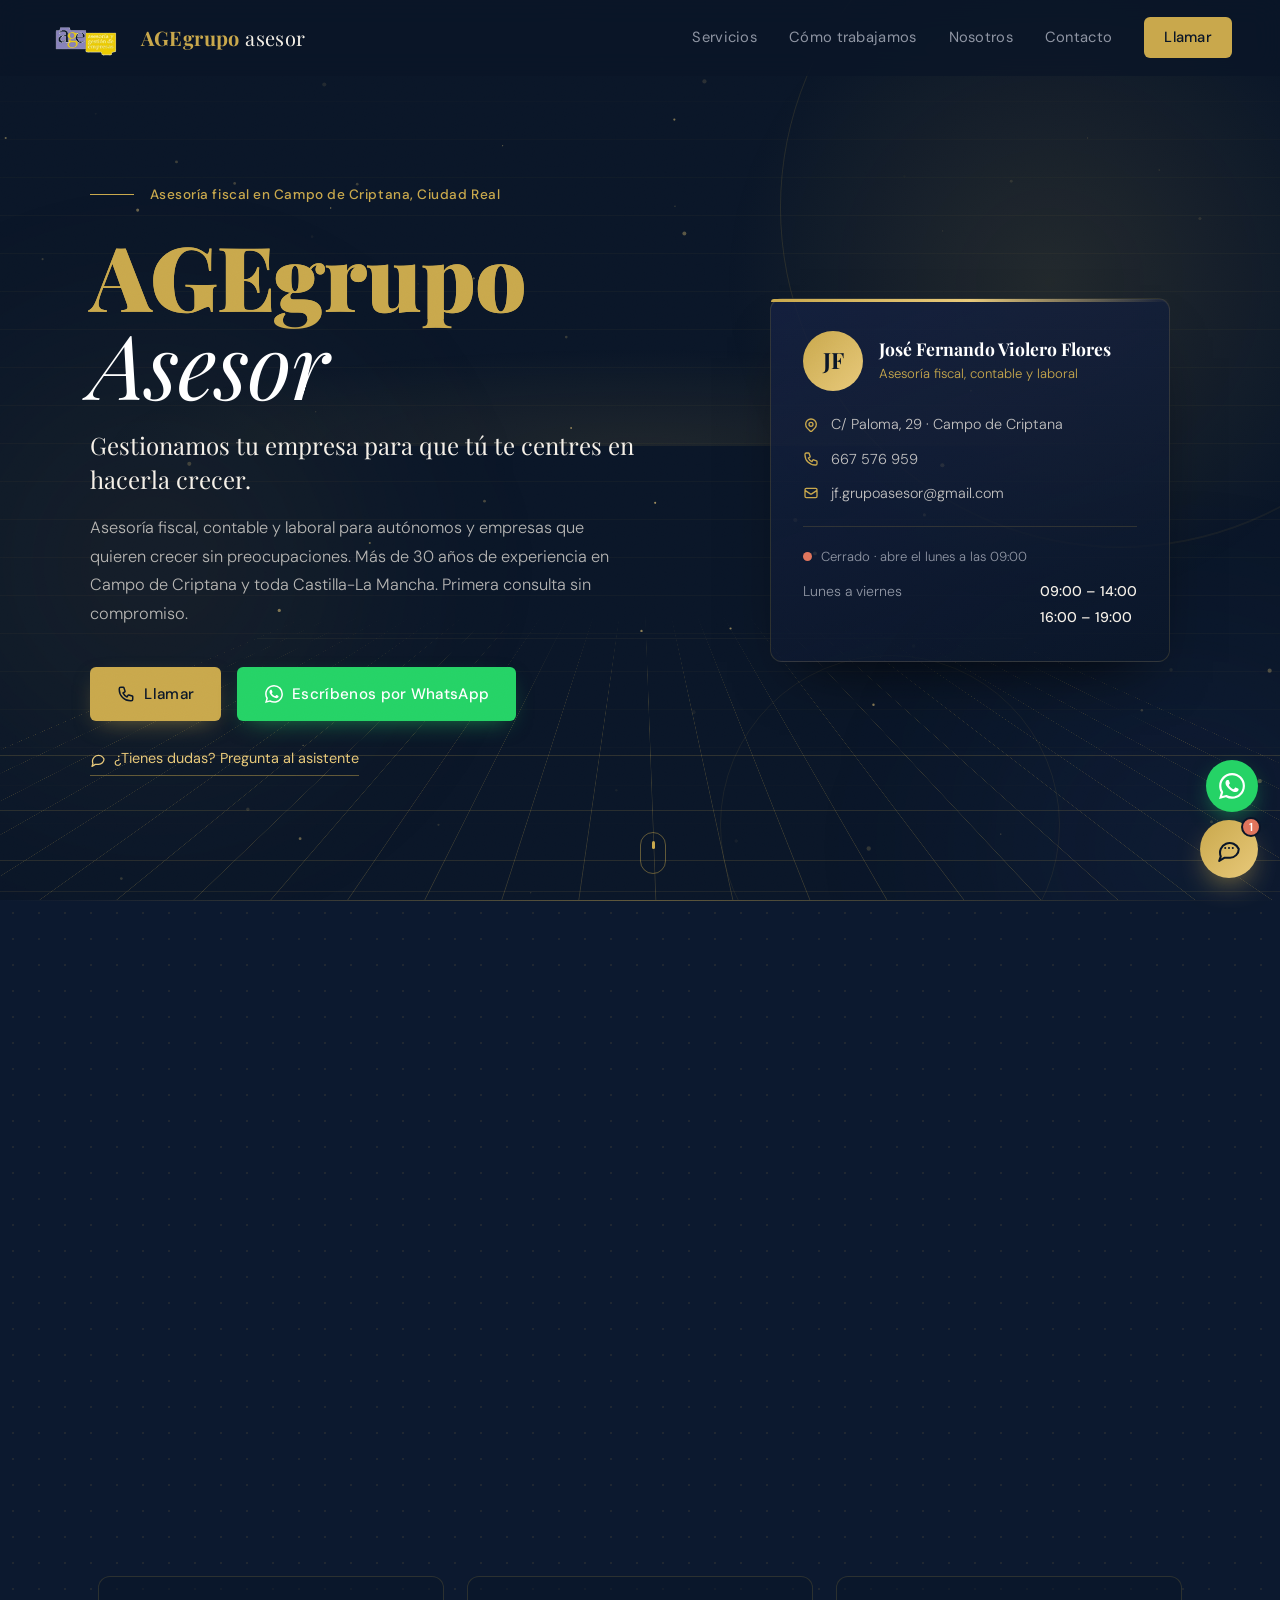
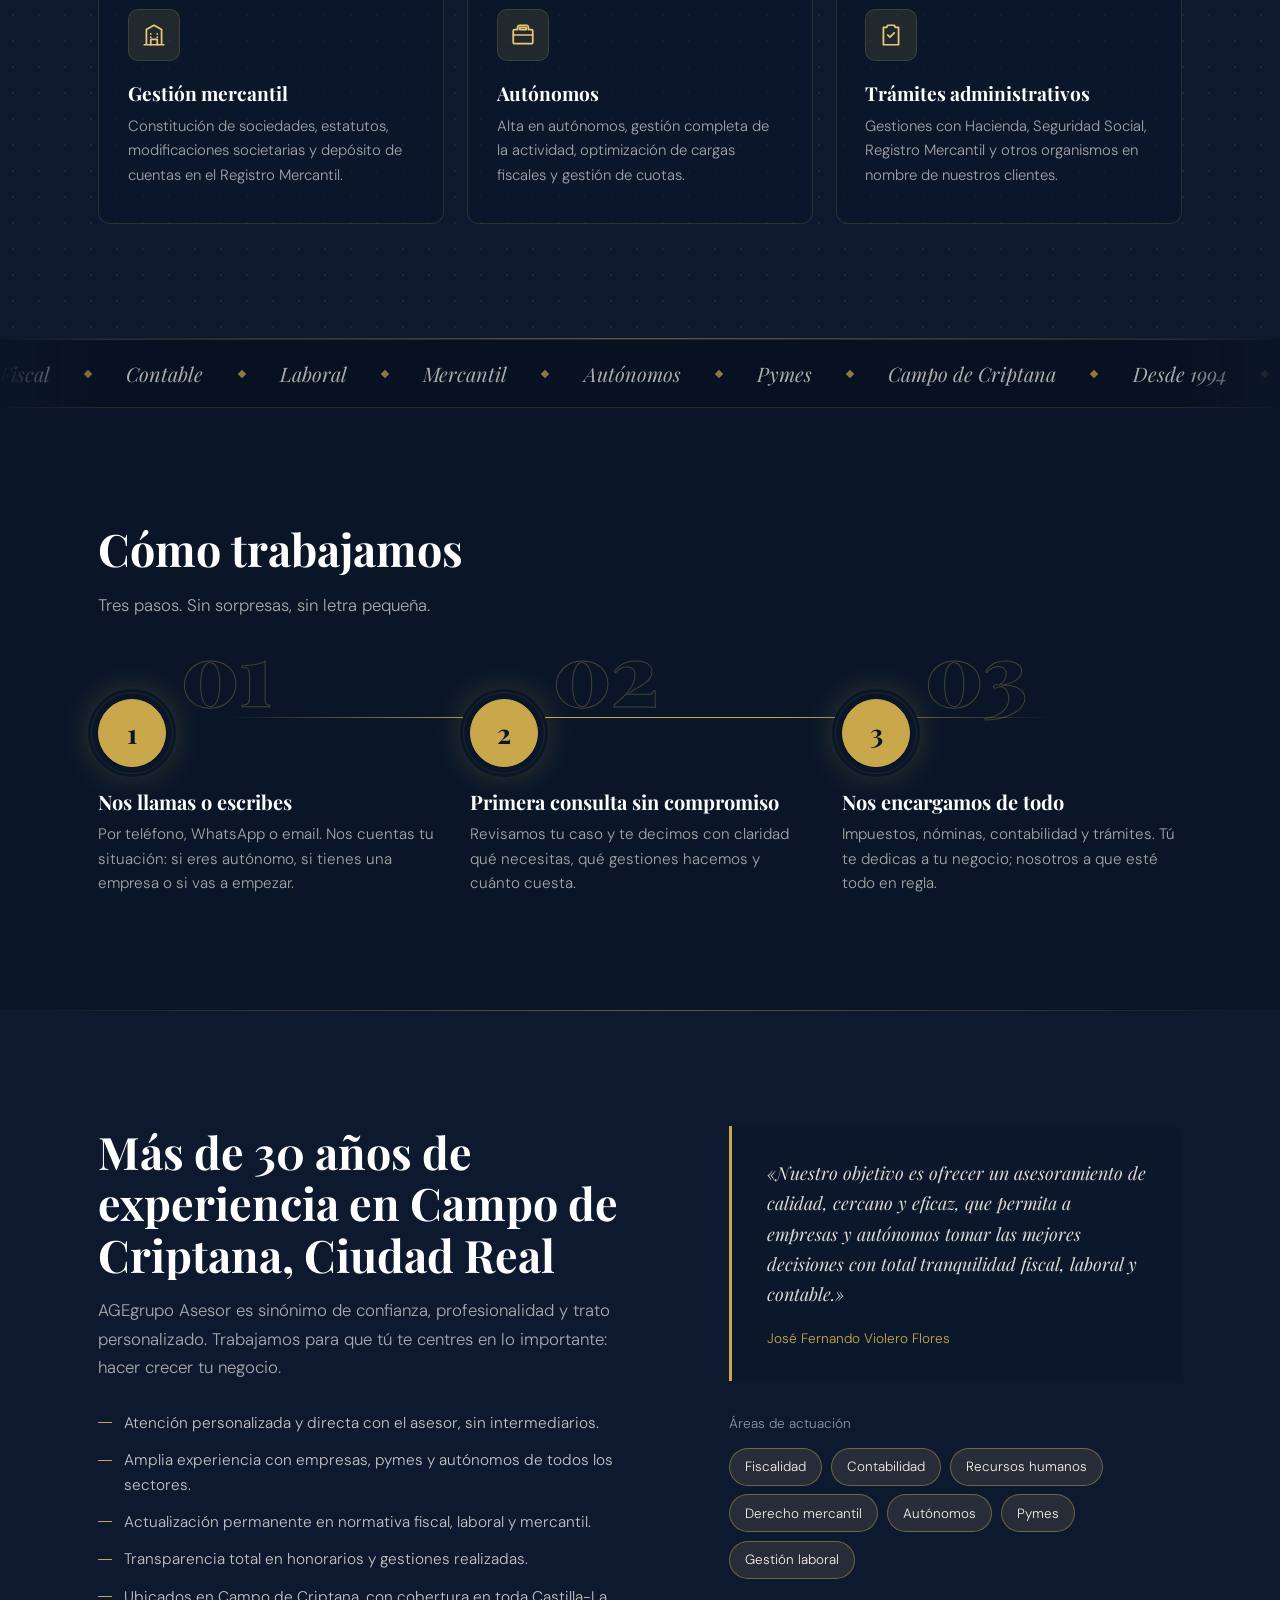
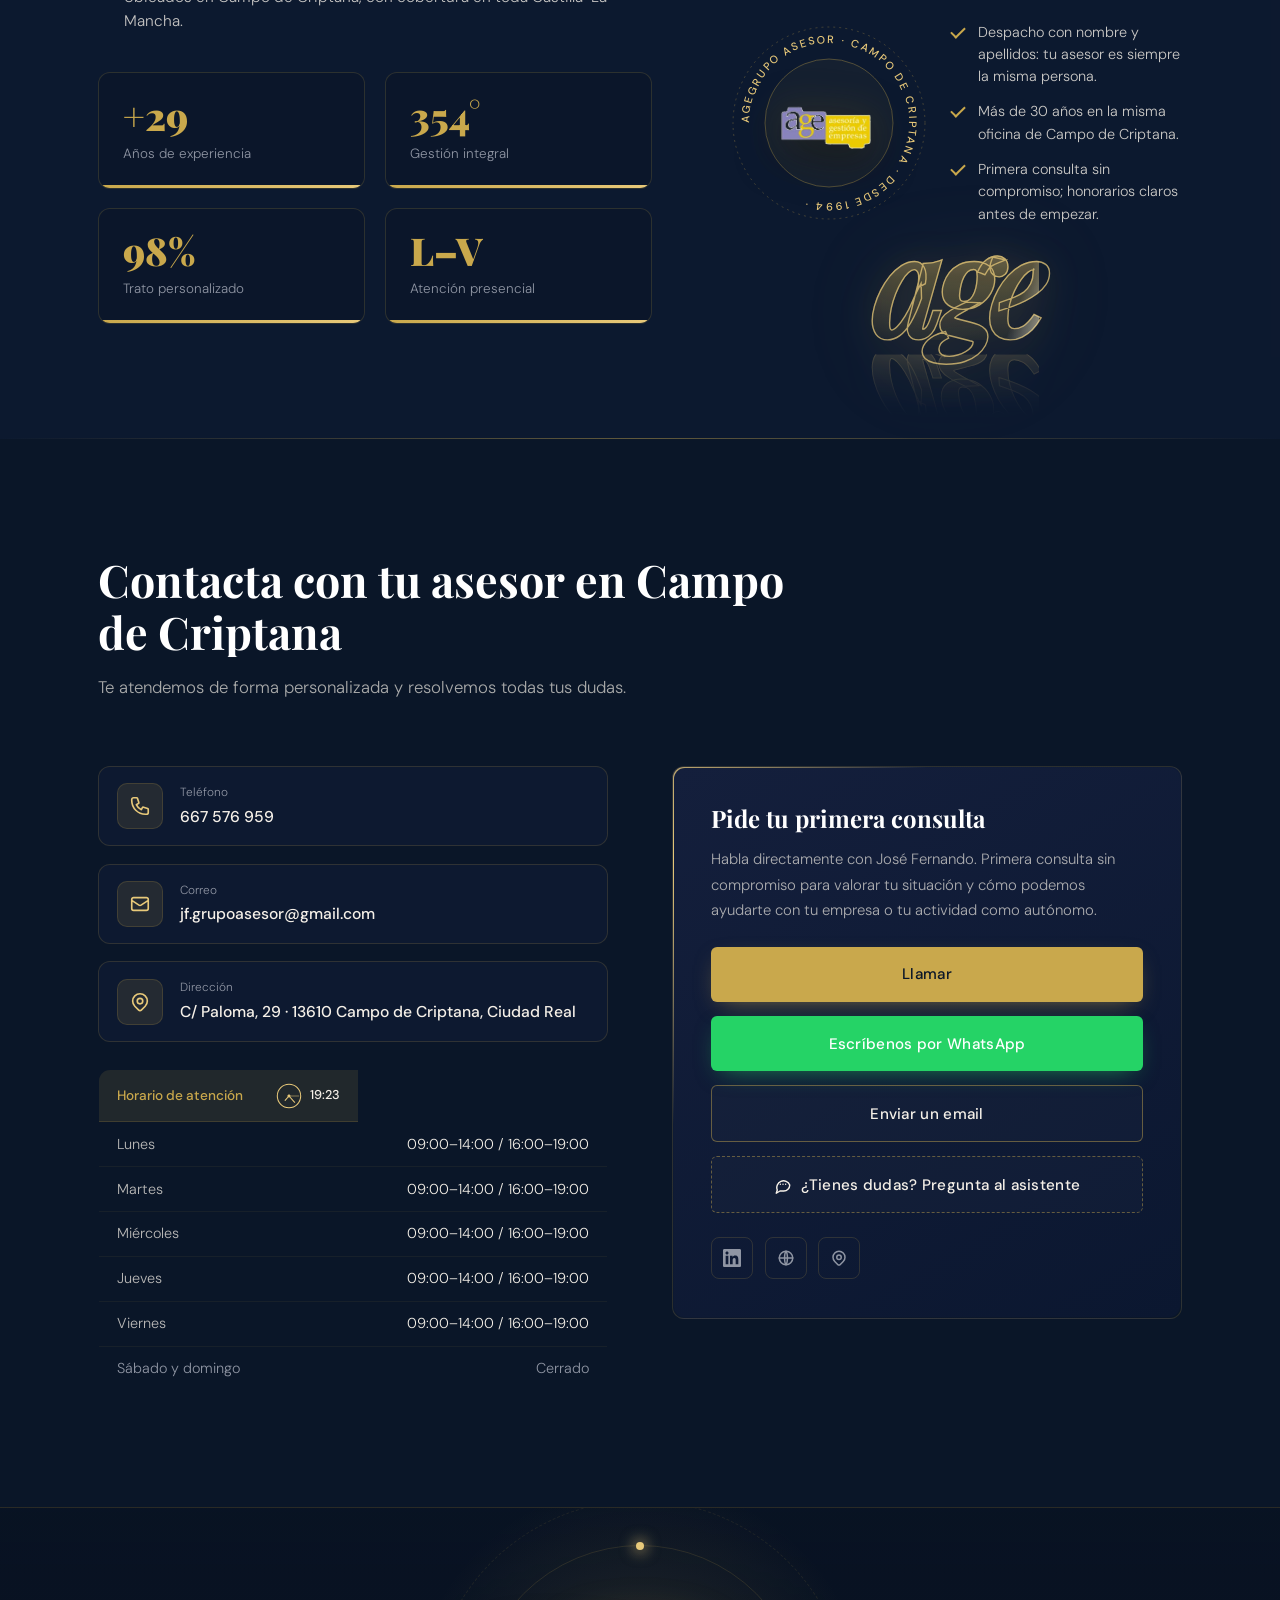
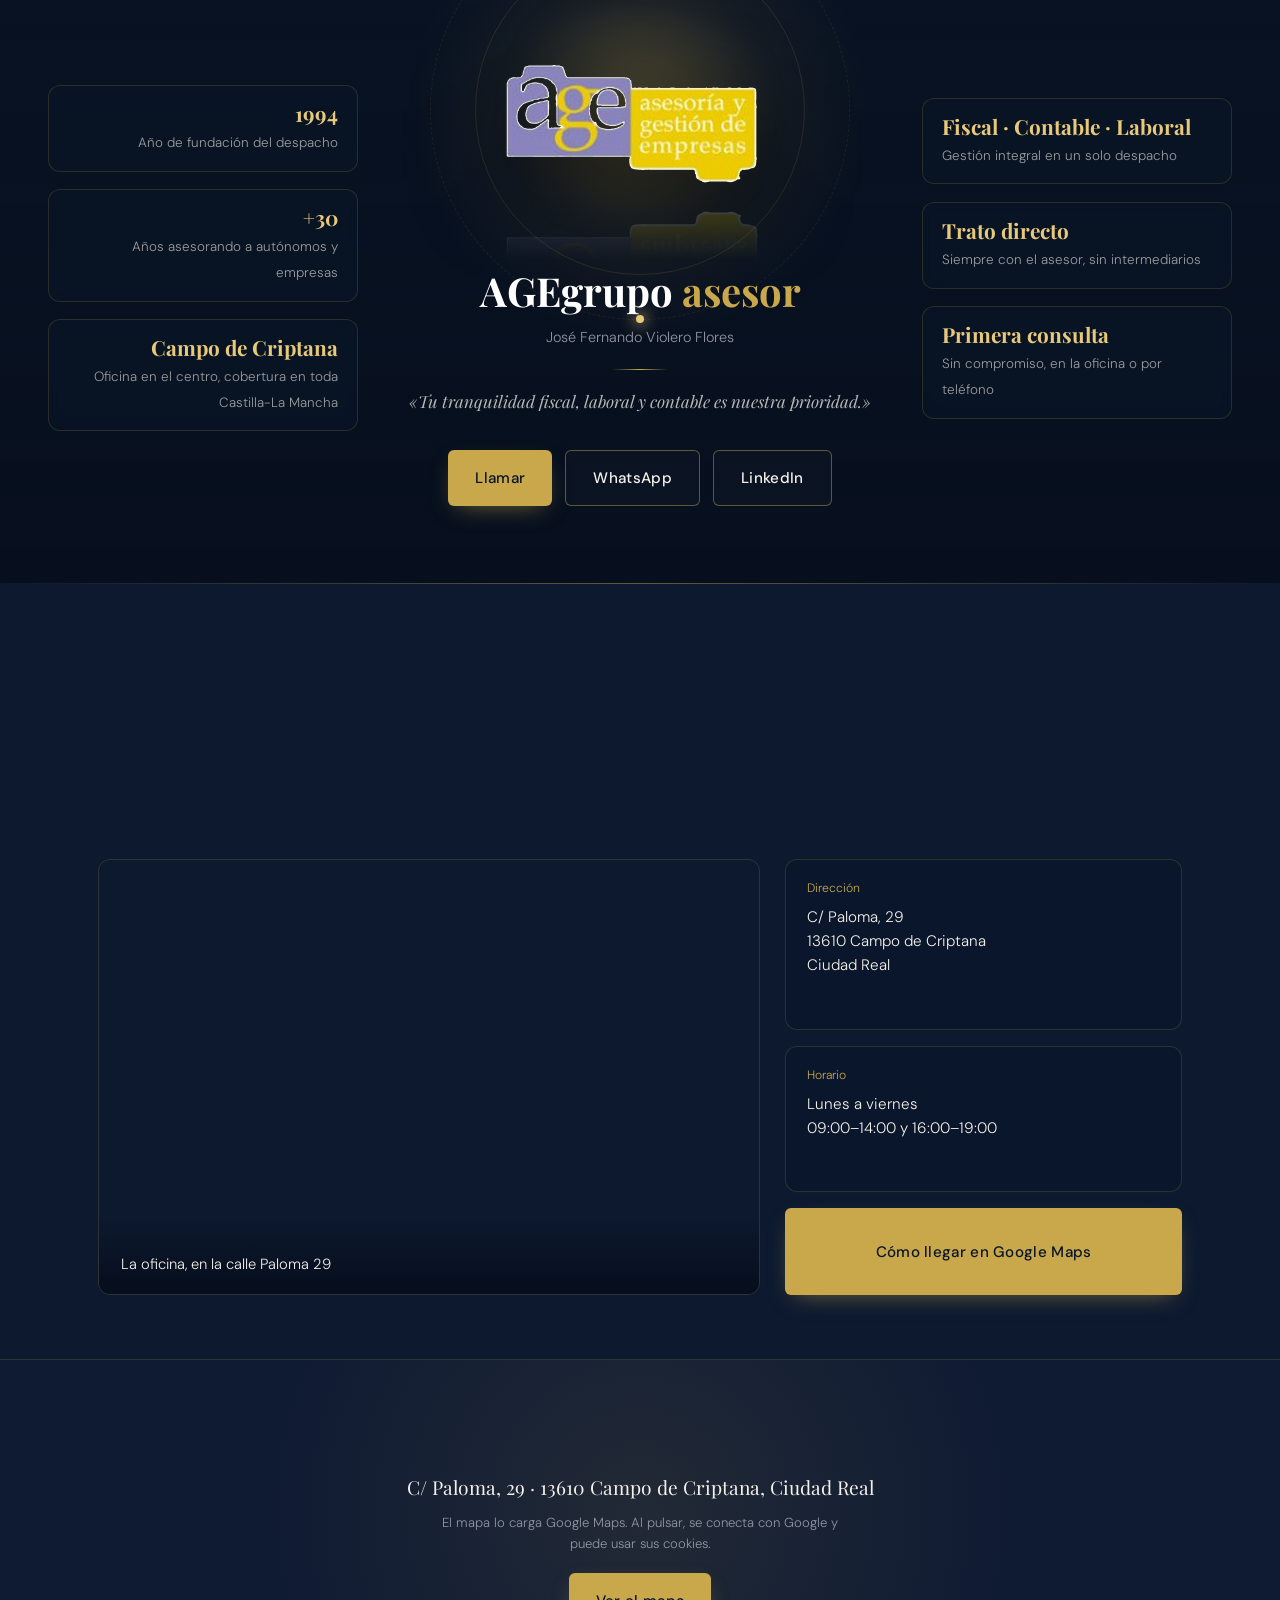
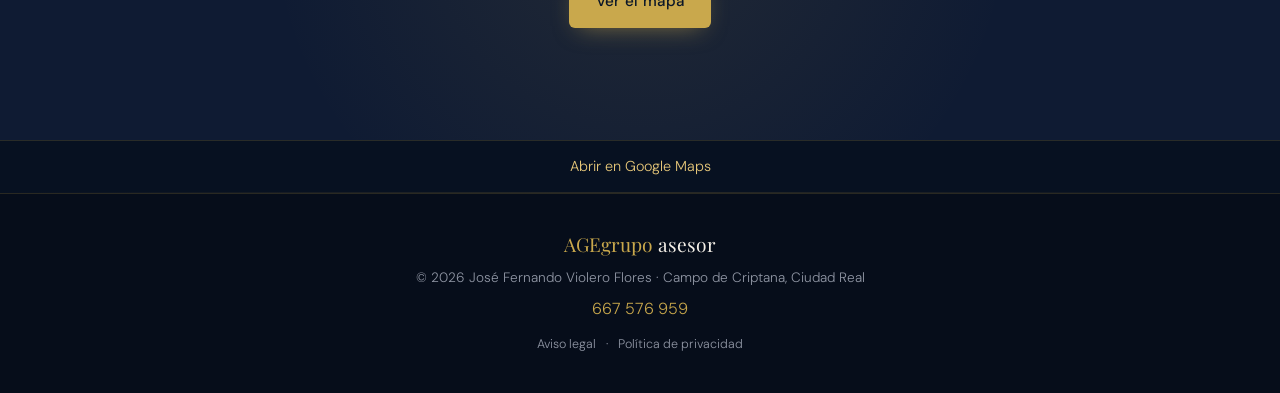
<file: index.html>
<!DOCTYPE html>
<html lang="es" class="no-js">
<head>
  <meta charset="UTF-8">
  <meta name="viewport" content="width=device-width, initial-scale=1.0">

  <!-- SEO básico -->
  <title>AGEgrupo Asesor | Asesoría fiscal, contable y laboral en Campo de Criptana, Ciudad Real</title>
  <meta name="description" content="Asesoría fiscal, contable y laboral en Campo de Criptana, Ciudad Real. Más de 30 años de experiencia ayudando a autónomos y empresas. Primera consulta sin compromiso. Llama: 667 576 959.">
  <meta name="keywords" content="asesoría fiscal Campo de Criptana, asesoría contable Campo de Criptana, asesoría laboral Ciudad Real, gestión de empresas Campo de Criptana, autónomos Campo de Criptana, asesor fiscal Castilla-La Mancha, AGEgrupo Asesor, José Fernando Violero, declaración renta Campo de Criptana, IVA autónomos Ciudad Real, nóminas empresas Campo de Criptana">
  <meta name="author" content="José Fernando Violero Flores - AGEgrupo Asesor">
  <meta name="robots" content="index, follow">
  <meta name="geo.region" content="ES-CM">
  <meta name="geo.placename" content="Campo de Criptana, Ciudad Real">
  <meta name="geo.position" content="39.4059;-3.1289">
  <meta name="ICBM" content="39.4059, -3.1289">
  <meta name="language" content="es">
  <meta name="theme-color" content="#0a1628">
  <link rel="canonical" href="https://agegrupoasesor.es/">

  <!-- Iconos -->
  <link rel="icon" type="image/png" sizes="64x64" href="img/favicon.png">
  <link rel="apple-touch-icon" sizes="180x180" href="img/apple-touch-icon.png">

  <!-- Open Graph (WhatsApp, LinkedIn, redes) -->
  <meta property="og:type" content="business.business">
  <meta property="og:title" content="AGEgrupo Asesor | Asesoría fiscal, contable y laboral en Campo de Criptana">
  <meta property="og:description" content="Asesoría fiscal, contable y laboral en Campo de Criptana, Ciudad Real. +30 años de experiencia. Primera consulta sin compromiso. 667 576 959.">
  <meta property="og:url" content="https://agegrupoasesor.es/">
  <meta property="og:site_name" content="AGEgrupo Asesor">
  <meta property="og:locale" content="es_ES">
  <meta property="og:image" content="https://agegrupoasesor.es/img/og-image.jpg">
  <meta property="og:image:width" content="1200">
  <meta property="og:image:height" content="630">
  <meta property="og:image:alt" content="AGEgrupo Asesor - Asesoría fiscal, contable y laboral en Campo de Criptana">

  <!-- Twitter card -->
  <meta name="twitter:card" content="summary_large_image">
  <meta name="twitter:title" content="AGEgrupo Asesor | Asesoría en Campo de Criptana">
  <meta name="twitter:description" content="Asesoría fiscal, contable y laboral para autónomos y empresas. Campo de Criptana, Ciudad Real.">
  <meta name="twitter:image" content="https://agegrupoasesor.es/img/og-image.jpg">

  <!-- Schema.org: negocio local -->
  <script type="application/ld+json">
  {
    "@context": "https://schema.org",
    "@type": "AccountingService",
    "name": "AGEgrupo Asesor",
    "image": "https://agegrupoasesor.es/img/og-image.jpg",
    "logo": "https://agegrupoasesor.es/img/logo.png",
    "description": "Asesoría fiscal, contable y laboral en Campo de Criptana, Ciudad Real. Más de 30 años de experiencia para autónomos y empresas.",
    "url": "https://agegrupoasesor.es",
    "telephone": "+34667576959",
    "email": "jf.grupoasesor@gmail.com",
    "address": {
      "@type": "PostalAddress",
      "streetAddress": "Calle Paloma, 29",
      "addressLocality": "Campo de Criptana",
      "addressRegion": "Castilla-La Mancha",
      "postalCode": "13610",
      "addressCountry": "ES"
    },
    "geo": { "@type": "GeoCoordinates", "latitude": 39.4059, "longitude": -3.1289 },
    "openingHoursSpecification": [
      { "@type": "OpeningHoursSpecification", "dayOfWeek": ["Monday","Tuesday","Wednesday","Thursday","Friday"], "opens": "09:00", "closes": "14:00" },
      { "@type": "OpeningHoursSpecification", "dayOfWeek": ["Monday","Tuesday","Wednesday","Thursday","Friday"], "opens": "16:00", "closes": "19:00" }
    ],
    "founder": { "@type": "Person", "name": "José Fernando Violero Flores" },
    "foundingDate": "1994",
    "hasMap": "https://maps.google.com/?q=Calle+Paloma+29,+Campo+de+Criptana,+Ciudad+Real",
    "contactPoint": {
      "@type": "ContactPoint",
      "telephone": "+34667576959",
      "contactType": "customer service",
      "areaServed": "ES",
      "availableLanguage": "Spanish"
    },
    "sameAs": [
      "https://www.linkedin.com/in/fernando-violero-05987385",
      "https://directorioempresarial.campodecriptana.es/empresas/jose-fernando-violero-flores/"
    ],
    "priceRange": "€€",
    "areaServed": {
      "@type": "GeoCircle",
      "geoMidpoint": { "@type": "GeoCoordinates", "latitude": 39.4059, "longitude": -3.1289 },
      "geoRadius": "50000"
    }
  }
  </script>

  <link rel="preload" href="fonts/playfair-display-latin-900-normal.woff2" as="font" type="font/woff2" crossorigin>
  <link rel="preload" href="fonts/dm-sans-latin-300-normal.woff2" as="font" type="font/woff2" crossorigin>
  <link rel="stylesheet" href="css/fonts.css">
  <link rel="stylesheet" href="css/style.css">
</head>
<body>
<script>document.documentElement.classList.replace('no-js','js');</script>

<div class="intro" id="intro" aria-hidden="true">
  <img src="img/logo.png" alt="" class="intro__logo">
  <span class="intro__line"></span>
  <span class="intro__text">Asesoría fiscal · contable · laboral</span>
</div>
<div class="cursor-glow" id="cursor-glow" aria-hidden="true"></div>

<div class="aurora" aria-hidden="true"><i></i><i></i></div>
<div class="grain" aria-hidden="true"></div>
<div class="scroll-progress" aria-hidden="true"></div>

<!-- ═══ NAV ═══ -->
<header class="nav" id="nav">
  <a href="#inicio" class="nav__brand" aria-label="AGEgrupo Asesor, inicio">
    <img src="img/logo.png" alt="AGEgrupo Asesor" class="nav__logo" width="542" height="326">
    <span class="nav__name">AGEgrupo <em>asesor</em></span>
  </a>
  <nav class="nav__links" id="nav-links" aria-label="Secciones">
    <a href="#servicios">Servicios</a>
    <a href="#proceso">Cómo trabajamos</a>
    <a href="#nosotros">Nosotros</a>
    <a href="#contacto">Contacto</a>
    <a href="tel:667576959" class="nav__cta">Llamar</a>
  </nav>
  <button class="nav__burger" id="nav-burger" aria-label="Abrir menú" aria-expanded="false" aria-controls="nav-links">
    <span></span><span></span><span></span>
  </button>
</header>

<main>

<!-- ═══ HERO ═══ -->
<section class="hero" id="inicio">
  <div class="hero__bg" aria-hidden="true">
    <div class="hero__ring hero__ring--1" data-parallax="0.15"></div>
    <div class="hero__ring hero__ring--2" data-parallax="0.3"></div>
    <div class="hero__glow"></div>
    <div class="hero__floor"></div>
    <div class="hero__horizon"></div>
    <canvas class="hero__dust" id="hero-dust"></canvas>
  </div>

  <div class="hero__content">
    <p class="hero__kicker" data-entrance="1">Asesoría fiscal en Campo de Criptana, Ciudad Real</p>
    <h1 class="hero__title" data-entrance="2">
      <span class="hero__title-line hero__title-line--shine">AGEgrupo</span>
      <span class="hero__title-line hero__title-line--light">Asesor</span>
    </h1>
    <p class="hero__claim" data-entrance="3">Gestionamos tu empresa para que tú te centres en hacerla crecer.</p>
    <p class="hero__lead" data-entrance="4">
      Asesoría fiscal, contable y laboral para autónomos y empresas que quieren crecer sin preocupaciones.
      Más de 30 años de experiencia en Campo de Criptana y toda Castilla-La Mancha. Primera consulta sin compromiso.
    </p>
    <div class="hero__actions" data-entrance="5">
      <a href="tel:667576959" class="btn btn--gold">
        <svg width="18" height="18" viewBox="0 0 24 24" fill="none" stroke="currentColor" stroke-width="2" stroke-linecap="round" stroke-linejoin="round"><path d="M3 5a2 2 0 012-2h3.28a1 1 0 01.948.684l1.498 4.493a1 1 0 01-.502 1.21l-2.257 1.13a11.042 11.042 0 005.516 5.516l1.13-2.257a1 1 0 011.21-.502l4.493 1.498a1 1 0 01.684.949V19a2 2 0 01-2 2h-1C9.716 21 3 14.284 3 6V5z"/></svg>
        Llamar
      </a>
      <a href="https://wa.me/34667576959?text=Hola%20José%20Fernando%2C%20me%20gustaría%20pedir%20una%20primera%20consulta%20sobre%20sus%20servicios." target="_blank" rel="noopener" class="btn btn--whatsapp">
        <svg width="18" height="18" viewBox="0 0 24 24" fill="currentColor"><path d="M17.472 14.382c-.297-.149-1.758-.867-2.03-.967-.273-.099-.471-.148-.67.15-.197.297-.767.966-.94 1.164-.173.199-.347.223-.644.075-.297-.15-1.255-.463-2.39-1.475-.883-.788-1.48-1.761-1.653-2.059-.173-.297-.018-.458.13-.606.134-.133.298-.347.446-.52.149-.174.198-.298.298-.497.099-.198.05-.371-.025-.52-.075-.149-.669-1.612-.916-2.207-.242-.579-.487-.5-.669-.51-.173-.008-.371-.01-.57-.01-.198 0-.52.074-.792.372-.272.297-1.04 1.016-1.04 2.479 0 1.462 1.065 2.875 1.213 3.074.149.198 2.096 3.2 5.077 4.487.709.306 1.262.489 1.694.625.712.227 1.36.195 1.871.118.571-.085 1.758-.719 2.006-1.413.248-.694.248-1.289.173-1.413-.074-.124-.272-.198-.57-.347m-5.421 7.403h-.004a9.87 9.87 0 01-5.031-1.378l-.361-.214-3.741.982.998-3.648-.235-.374a9.86 9.86 0 01-1.51-5.26c.001-5.45 4.436-9.884 9.888-9.884 2.64 0 5.122 1.03 6.988 2.898a9.825 9.825 0 012.893 6.994c-.003 5.45-4.437 9.884-9.885 9.884m8.413-18.297A11.815 11.815 0 0012.05 0C5.495 0 .16 5.335.157 11.892c0 2.096.547 4.142 1.588 5.945L.057 24l6.305-1.654a11.882 11.882 0 005.683 1.448h.005c6.554 0 11.89-5.335 11.893-11.893a11.821 11.821 0 00-3.48-8.413z"/></svg>
        Escríbenos por WhatsApp
      </a>
    </div>
    <button type="button" class="ask-link" data-open-chat data-entrance="5">
      <svg width="16" height="16" viewBox="0 0 24 24" fill="none" stroke="currentColor" stroke-width="1.9" stroke-linecap="round" stroke-linejoin="round"><path d="M21 12a8 8 0 01-8 8H8l-5 3 1.4-4.2A8 8 0 1121 12z"/></svg>
      ¿Tienes dudas? Pregunta al asistente
    </button>
  </div>

  <div class="hero__aside" data-entrance="6">
    <article class="card-profile" id="hero-card">
      <div class="card-profile__head">
        <div class="card-profile__avatar">JF</div>
        <div>
          <p class="card-profile__name">José Fernando Violero Flores</p>
          <p class="card-profile__role">Asesoría fiscal, contable y laboral</p>
        </div>
      </div>

      <ul class="card-profile__list">
        <li>
          <svg width="16" height="16" viewBox="0 0 24 24" fill="none" stroke="currentColor" stroke-width="2" stroke-linecap="round" stroke-linejoin="round"><path d="M17.657 16.657L13.414 20.9a1.998 1.998 0 01-2.827 0l-4.244-4.243a8 8 0 1111.314 0z"/><circle cx="12" cy="11" r="3"/></svg>
          <span>C/ Paloma, 29 · Campo de Criptana</span>
        </li>
        <li>
          <svg width="16" height="16" viewBox="0 0 24 24" fill="none" stroke="currentColor" stroke-width="2" stroke-linecap="round" stroke-linejoin="round"><path d="M3 5a2 2 0 012-2h3.28a1 1 0 01.948.684l1.498 4.493a1 1 0 01-.502 1.21l-2.257 1.13a11.042 11.042 0 005.516 5.516l1.13-2.257a1 1 0 011.21-.502l4.493 1.498a1 1 0 01.684.949V19a2 2 0 01-2 2h-1C9.716 21 3 14.284 3 6V5z"/></svg>
          <a href="tel:667576959">667 576 959</a>
        </li>
        <li>
          <svg width="16" height="16" viewBox="0 0 24 24" fill="none" stroke="currentColor" stroke-width="2" stroke-linecap="round" stroke-linejoin="round"><path d="M3 8l7.89 5.26a2 2 0 002.22 0L21 8M5 19h14a2 2 0 002-2V7a2 2 0 00-2-2H5a2 2 0 00-2 2v10a2 2 0 002 2z"/></svg>
          <a href="mailto:jf.grupoasesor@gmail.com">jf.grupoasesor@gmail.com</a>
        </li>
      </ul>

      <div class="card-profile__hours">
        <div class="card-profile__status" id="open-status">
          <span class="dot"></span><span class="txt">Consultando horario…</span>
        </div>
        <div class="card-profile__grid">
          <span>Lunes a viernes</span><strong>09:00 – 14:00</strong>
          <span></span><strong>16:00 – 19:00</strong>
        </div>
      </div>
    </article>
  </div>

  <a href="#servicios" class="hero__scroll" aria-label="Bajar a servicios">
    <span></span>
  </a>
</section>

<!-- ═══ SERVICIOS ═══ -->
<section class="section section--alt" id="servicios">
  <div class="container">
    <header class="section__head reveal">
      <h2 class="section__title">Asesoría fiscal y contable en Campo de Criptana para autónomos y empresas</h2>
      <p class="section__lead">Una gestión completa y personalizada, adaptada a cada empresa, pyme o autónomo, con rigor profesional y trato cercano.</p>
    </header>

    <div class="services">
      <article class="service reveal" data-tilt>
        <div class="service__icon">
          <svg viewBox="0 0 24 24" fill="none" stroke="currentColor" stroke-width="1.6" stroke-linecap="round" stroke-linejoin="round"><path d="M4 19V5m0 14h16M8 15V9m4 6v-4m4 4V7"/></svg>
        </div>
        <h3>Asesoría contable</h3>
        <p>Llevanza de contabilidad, cuentas anuales, libros obligatorios y seguimiento financiero adaptado a pymes y autónomos.</p>
      </article>
      <article class="service reveal" data-tilt>
        <div class="service__icon">
          <svg viewBox="0 0 24 24" fill="none" stroke="currentColor" stroke-width="1.6" stroke-linecap="round" stroke-linejoin="round"><path d="M7 3h10l2 2v16l-2-1-2 1-2-1-2 1-2-1-2 1V5z"/><path d="M9 8h6M9 12h6M9 16h4"/></svg>
        </div>
        <h3>Asesoría fiscal</h3>
        <p>Declaraciones de IVA, IRPF, Impuesto de Sociedades, modelos trimestrales y planificación fiscal eficiente.</p>
      </article>
      <article class="service reveal" data-tilt>
        <div class="service__icon">
          <svg viewBox="0 0 24 24" fill="none" stroke="currentColor" stroke-width="1.6" stroke-linecap="round" stroke-linejoin="round"><circle cx="9" cy="8" r="3.2"/><path d="M3 20c0-3.3 2.7-6 6-6s6 2.7 6 6"/><circle cx="17" cy="9" r="2.4"/><path d="M15.5 14.5c2.8.3 5 2.6 5 5.5"/></svg>
        </div>
        <h3>Asesoría laboral</h3>
        <p>Nóminas, contratos, altas y bajas en la Seguridad Social, ERTE y asesoramiento en materia de empleo.</p>
      </article>
      <article class="service reveal" data-tilt>
        <div class="service__icon">
          <svg viewBox="0 0 24 24" fill="none" stroke="currentColor" stroke-width="1.6" stroke-linecap="round" stroke-linejoin="round"><path d="M3 21h18M5 21V7l7-4 7 4v14"/><path d="M9 21v-5h6v5M9 11h.01M15 11h.01M9 14h.01M15 14h.01"/></svg>
        </div>
        <h3>Gestión mercantil</h3>
        <p>Constitución de sociedades, estatutos, modificaciones societarias y depósito de cuentas en el Registro Mercantil.</p>
      </article>
      <article class="service reveal" data-tilt>
        <div class="service__icon">
          <svg viewBox="0 0 24 24" fill="none" stroke="currentColor" stroke-width="1.6" stroke-linecap="round" stroke-linejoin="round"><path d="M20 7h-3V5a2 2 0 00-2-2H9a2 2 0 00-2 2v2H4a1 1 0 00-1 1v11a1 1 0 001 1h16a1 1 0 001-1V8a1 1 0 00-1-1zM9 5h6v2H9z"/><path d="M3 12h18"/></svg>
        </div>
        <h3>Autónomos</h3>
        <p>Alta en autónomos, gestión completa de la actividad, optimización de cargas fiscales y gestión de cuotas.</p>
      </article>
      <article class="service reveal" data-tilt>
        <div class="service__icon">
          <svg viewBox="0 0 24 24" fill="none" stroke="currentColor" stroke-width="1.6" stroke-linecap="round" stroke-linejoin="round"><path d="M9 3h6l1 2h3v16H5V5h3z"/><path d="M9 12l2 2 4-4"/></svg>
        </div>
        <h3>Trámites administrativos</h3>
        <p>Gestiones con Hacienda, Seguridad Social, Registro Mercantil y otros organismos en nombre de nuestros clientes.</p>
      </article>
    </div>
  </div>
</section>

<!-- ═══ CINTA ═══ -->
<div class="ribbon" aria-hidden="true">
  <div class="ribbon__track">
    <span>Fiscal</span><i></i><span>Contable</span><i></i><span>Laboral</span><i></i><span>Mercantil</span><i></i><span>Autónomos</span><i></i><span>Pymes</span><i></i><span>Campo de Criptana</span><i></i><span>Desde 1994</span><i></i>
    <span>Fiscal</span><i></i><span>Contable</span><i></i><span>Laboral</span><i></i><span>Mercantil</span><i></i><span>Autónomos</span><i></i><span>Pymes</span><i></i><span>Campo de Criptana</span><i></i><span>Desde 1994</span><i></i>
  </div>
</div>

<!-- ═══ CÓMO TRABAJAMOS ═══ -->
<section class="section" id="proceso">
  <div class="container">
    <header class="section__head reveal">
      <h2 class="section__title">Cómo trabajamos</h2>
      <p class="section__lead">Tres pasos. Sin sorpresas, sin letra pequeña.</p>
    </header>

    <ol class="steps reveal-group">
      <li class="step reveal">
        <span class="step__big" aria-hidden="true">01</span>
        <span class="step__num">1</span>
        <h3>Nos llamas o escribes</h3>
        <p>Por teléfono, WhatsApp o email. Nos cuentas tu situación: si eres autónomo, si tienes una empresa o si vas a empezar.</p>
      </li>
      <li class="step reveal">
        <span class="step__big" aria-hidden="true">02</span>
        <span class="step__num">2</span>
        <h3>Primera consulta sin compromiso</h3>
        <p>Revisamos tu caso y te decimos con claridad qué necesitas, qué gestiones hacemos y cuánto cuesta.</p>
      </li>
      <li class="step reveal">
        <span class="step__big" aria-hidden="true">03</span>
        <span class="step__num">3</span>
        <h3>Nos encargamos de todo</h3>
        <p>Impuestos, nóminas, contabilidad y trámites. Tú te dedicas a tu negocio; nosotros a que esté todo en regla.</p>
      </li>
    </ol>
  </div>
</section>

<!-- ═══ NOSOTROS ═══ -->
<section class="section section--alt about-wrap" id="nosotros">
  <div class="container about">
    <div class="about__text reveal">
      <h2 class="section__title">Más de 30 años de experiencia en Campo de Criptana, Ciudad Real</h2>
      <p class="section__lead">AGEgrupo Asesor es sinónimo de confianza, profesionalidad y trato personalizado. Trabajamos para que tú te centres en lo importante: hacer crecer tu negocio.</p>

      <ul class="values">
        <li>Atención personalizada y directa con el asesor, sin intermediarios.</li>
        <li>Amplia experiencia con empresas, pymes y autónomos de todos los sectores.</li>
        <li>Actualización permanente en normativa fiscal, laboral y mercantil.</li>
        <li>Transparencia total en honorarios y gestiones realizadas.</li>
        <li>Ubicados en Campo de Criptana, con cobertura en toda Castilla-La Mancha.</li>
      </ul>

      <div class="stats">
        <div class="stat"><span class="stat__num" data-count="30" data-prefix="+">+30</span><span class="stat__label">Años de experiencia</span></div>
        <div class="stat"><span class="stat__num" data-count="360" data-suffix="°">360°</span><span class="stat__label">Gestión integral</span></div>
        <div class="stat"><span class="stat__num" data-count="100" data-suffix="%">100%</span><span class="stat__label">Trato personalizado</span></div>
        <div class="stat"><span class="stat__num">L–V</span><span class="stat__label">Atención presencial</span></div>
      </div>
    </div>

    <aside class="about__aside reveal">
      <blockquote class="quote">
        <p>«Nuestro objetivo es ofrecer un asesoramiento de calidad, cercano y eficaz, que permita a empresas y autónomos tomar las mejores decisiones con total tranquilidad fiscal, laboral y contable.»</p>
        <footer>José Fernando Violero Flores</footer>
      </blockquote>
      <p class="areas__title">Áreas de actuación</p>
      <ul class="areas">
        <li>Fiscalidad</li><li>Contabilidad</li><li>Recursos humanos</li><li>Derecho mercantil</li><li>Autónomos</li><li>Pymes</li><li>Gestión laboral</li>
      </ul>
      <span class="about__mark" aria-hidden="true">age</span>

      <div class="seal reveal">
        <div class="seal__badge" aria-hidden="true">
          <svg class="seal__ring" viewBox="0 0 200 200">
            <defs><path id="seal-circle" d="M100,100 m-80,0 a80,80 0 1,1 160,0 a80,80 0 1,1 -160,0"/></defs>
            <circle cx="100" cy="100" r="96" class="seal__outer"/>
            <circle cx="100" cy="100" r="64" class="seal__inner"/>
            <text class="seal__text"><textPath href="#seal-circle">AGEgrupo Asesor · Campo de Criptana · desde 1994 · </textPath></text>
          </svg>
          <img src="img/logo.png" alt="" class="seal__logo" width="542" height="326">
        </div>
        <ul class="seal__list">
          <li>Despacho con nombre y apellidos: tu asesor es siempre la misma persona.</li>
          <li>Más de 30 años en la misma oficina de Campo de Criptana.</li>
          <li>Primera consulta sin compromiso; honorarios claros antes de empezar.</li>
        </ul>
      </div>
    </aside>
  </div>
</section>

<!-- ═══ CONTACTO ═══ -->
<section class="section" id="contacto">
  <div class="container">
    <header class="section__head reveal">
      <h2 class="section__title">Contacta con tu asesor en Campo de Criptana</h2>
      <p class="section__lead">Te atendemos de forma personalizada y resolvemos todas tus dudas.</p>
    </header>

    <div class="contact">
      <div class="contact__info reveal">
        <a class="contact__row" href="tel:667576959">
          <span class="contact__icon"><svg viewBox="0 0 24 24" fill="none" stroke="currentColor" stroke-width="1.8" stroke-linecap="round" stroke-linejoin="round"><path d="M3 5a2 2 0 012-2h3.28a1 1 0 01.948.684l1.498 4.493a1 1 0 01-.502 1.21l-2.257 1.13a11.042 11.042 0 005.516 5.516l1.13-2.257a1 1 0 011.21-.502l4.493 1.498a1 1 0 01.684.949V19a2 2 0 01-2 2h-1C9.716 21 3 14.284 3 6V5z"/></svg></span>
          <span><small>Teléfono</small><strong>667 576 959</strong></span>
        </a>
        <a class="contact__row" href="mailto:jf.grupoasesor@gmail.com">
          <span class="contact__icon"><svg viewBox="0 0 24 24" fill="none" stroke="currentColor" stroke-width="1.8" stroke-linecap="round" stroke-linejoin="round"><path d="M3 8l7.89 5.26a2 2 0 002.22 0L21 8M5 19h14a2 2 0 002-2V7a2 2 0 00-2-2H5a2 2 0 00-2 2v10a2 2 0 002 2z"/></svg></span>
          <span><small>Correo</small><strong>jf.grupoasesor@gmail.com</strong></span>
        </a>
        <a class="contact__row" href="https://maps.google.com/?q=Calle+Paloma+29,+Campo+de+Criptana,+Ciudad+Real" target="_blank" rel="noopener">
          <span class="contact__icon"><svg viewBox="0 0 24 24" fill="none" stroke="currentColor" stroke-width="1.8" stroke-linecap="round" stroke-linejoin="round"><path d="M17.657 16.657L13.414 20.9a1.998 1.998 0 01-2.827 0l-4.244-4.243a8 8 0 1111.314 0z"/><circle cx="12" cy="11" r="3"/></svg></span>
          <span><small>Dirección</small><strong>C/ Paloma, 29 · 13610 Campo de Criptana, Ciudad Real</strong></span>
        </a>

        <table class="hours">
          <caption>
            <span>Horario de atención</span>
            <span class="clock" title="Hora en la oficina">
              <svg viewBox="0 0 40 40" aria-hidden="true"><circle cx="20" cy="20" r="18"/><line class="clock__h" x1="20" y1="20" x2="20" y2="11"/><line class="clock__m" x1="20" y1="20" x2="20" y2="7"/><line class="clock__s" x1="20" y1="22" x2="20" y2="5"/><circle cx="20" cy="20" r="1.4" fill="currentColor"/></svg>
              <span class="clock__txt" id="clock-txt">--:--</span>
            </span>
          </caption>
          <tbody>
            <tr><td>Lunes</td><td>09:00–14:00 / 16:00–19:00</td></tr>
            <tr><td>Martes</td><td>09:00–14:00 / 16:00–19:00</td></tr>
            <tr><td>Miércoles</td><td>09:00–14:00 / 16:00–19:00</td></tr>
            <tr><td>Jueves</td><td>09:00–14:00 / 16:00–19:00</td></tr>
            <tr><td>Viernes</td><td>09:00–14:00 / 16:00–19:00</td></tr>
            <tr class="hours--closed"><td>Sábado y domingo</td><td>Cerrado</td></tr>
          </tbody>
        </table>
      </div>

      <div class="contact__cta reveal">
        <h3>Pide tu primera consulta</h3>
        <p>Habla directamente con José Fernando. Primera consulta sin compromiso para valorar tu situación y cómo podemos ayudarte con tu empresa o tu actividad como autónomo.</p>
        <a href="tel:667576959" class="btn btn--gold btn--block">Llamar</a>
        <a href="https://wa.me/34667576959?text=Hola%20José%20Fernando%2C%20me%20gustaría%20pedir%20una%20primera%20consulta." target="_blank" rel="noopener" class="btn btn--whatsapp btn--block">Escríbenos por WhatsApp</a>
        <a href="mailto:jf.grupoasesor@gmail.com" class="btn btn--ghost btn--block">Enviar un email</a>
        <button type="button" class="btn btn--ghost btn--block btn--ask" data-open-chat>
          <svg width="18" height="18" viewBox="0 0 24 24" fill="none" stroke="currentColor" stroke-width="1.9" stroke-linecap="round" stroke-linejoin="round"><path d="M21 12a8 8 0 01-8 8H8l-5 3 1.4-4.2A8 8 0 1121 12z"/><path d="M8.5 11h.01M12 11h.01M15.5 11h.01"/></svg>
          ¿Tienes dudas? Pregunta al asistente
        </button>
        <div class="social">
          <a href="https://www.linkedin.com/in/fernando-violero-05987385" target="_blank" rel="noopener" aria-label="LinkedIn de José Fernando Violero" title="LinkedIn">
            <svg width="18" height="18" viewBox="0 0 24 24" fill="currentColor"><path d="M20.447 20.452h-3.554v-5.569c0-1.328-.027-3.037-1.852-3.037-1.853 0-2.136 1.445-2.136 2.939v5.667H9.351V9h3.414v1.561h.046c.477-.9 1.637-1.85 3.37-1.85 3.601 0 4.267 2.37 4.267 5.455v6.286zM5.337 7.433c-1.144 0-2.063-.926-2.063-2.065 0-1.138.92-2.063 2.063-2.063 1.14 0 2.064.925 2.064 2.063 0 1.139-.925 2.065-2.064 2.065zm1.782 13.019H3.555V9h3.564v11.452zM22.225 0H1.771C.792 0 0 .774 0 1.729v20.542C0 23.227.792 24 1.771 24h20.451C23.2 24 24 23.227 24 22.271V1.729C24 .774 23.2 0 22.222 0h.003z"/></svg>
          </a>
          <a href="https://directorioempresarial.campodecriptana.es/empresas/jose-fernando-violero-flores/" target="_blank" rel="noopener" aria-label="Ficha en el directorio empresarial de Campo de Criptana" title="Directorio de Campo de Criptana">
            <svg width="18" height="18" viewBox="0 0 24 24" fill="none" stroke="currentColor" stroke-width="2" stroke-linecap="round" stroke-linejoin="round"><circle cx="12" cy="12" r="9"/><path d="M3 12h18M12 3c2.5 3 2.5 15 0 18M12 3c-2.5 3-2.5 15 0 18"/></svg>
          </a>
          <a href="https://maps.google.com/?q=Calle+Paloma+29,+Campo+de+Criptana,+Ciudad+Real" target="_blank" rel="noopener" aria-label="Ver en Google Maps" title="Google Maps">
            <svg width="18" height="18" viewBox="0 0 24 24" fill="none" stroke="currentColor" stroke-width="2" stroke-linecap="round" stroke-linejoin="round"><path d="M17.657 16.657L13.414 20.9a1.998 1.998 0 01-2.827 0l-4.244-4.243a8 8 0 1111.314 0z"/><circle cx="12" cy="11" r="3"/></svg>
          </a>
        </div>
      </div>
    </div>
  </div>
</section>

<!-- ═══ CIERRE DE MARCA ═══ -->
<section class="brand">

  <div class="brand__grid">
    <ul class="brand__facts brand__facts--left reveal">
      <li><strong>1994</strong><span>Año de fundación del despacho</span></li>
      <li><strong>+30</strong><span>Años asesorando a autónomos y empresas</span></li>
      <li><strong>Campo de Criptana</strong><span>Oficina en el centro, cobertura en toda Castilla-La Mancha</span></li>
    </ul>

    <div class="brand__center reveal">
      <div class="brand__stage">
        <div class="brand__glow" aria-hidden="true"></div>
        <div class="brand__orbit brand__orbit--1" aria-hidden="true"><i></i></div>
        <div class="brand__orbit brand__orbit--2" aria-hidden="true"><i></i></div>
        <img src="img/logo.png" alt="AGEgrupo Asesor" class="brand__logo" width="542" height="326">
        <img src="img/logo.png" alt="" class="brand__reflection" aria-hidden="true">
      </div>
      <p class="brand__name">AGEgrupo <em>asesor</em></p>
      <p class="brand__sub">José Fernando Violero Flores</p>
      <p class="brand__quote">«Tu tranquilidad fiscal, laboral y contable es nuestra prioridad.»</p>
      <div class="brand__actions">
        <a href="tel:667576959" class="btn btn--gold">Llamar</a>
        <a href="https://wa.me/34667576959?text=Hola%20José%20Fernando%2C%20me%20gustaría%20obtener%20información%20sobre%20sus%20servicios." target="_blank" rel="noopener" class="btn btn--ghost">WhatsApp</a>
        <a href="https://www.linkedin.com/in/fernando-violero-05987385" target="_blank" rel="noopener" class="btn btn--ghost">LinkedIn</a>
      </div>
    </div>

    <ul class="brand__facts brand__facts--right reveal">
      <li><strong>Fiscal · Contable · Laboral</strong><span>Gestión integral en un solo despacho</span></li>
      <li><strong>Trato directo</strong><span>Siempre con el asesor, sin intermediarios</span></li>
      <li><strong>Primera consulta</strong><span>Sin compromiso, en la oficina o por teléfono</span></li>
    </ul>
  </div>
</section>

<!-- ═══ DÓNDE ENCONTRARME ═══ -->
<section class="section section--alt where" id="donde">
  <div class="container">
    <header class="section__head reveal">
      <h2 class="section__title">Dónde encontrarme</h2>
      <p class="section__lead">C/ Paloma, 29 · 13610 Campo de Criptana, Ciudad Real</p>
    </header>

    <div class="where__grid reveal">
      <figure class="where__photo">
        <img src="img/fachada.jpg" alt="Fachada de la oficina de AGEgrupo Asesor en Calle Paloma 29, Campo de Criptana" width="900" height="593" loading="lazy">
        <figcaption>La oficina, en la calle Paloma 29</figcaption>
      </figure>
      <div class="where__side">
        <div class="where__box">
          <small>Dirección</small>
          <p>C/ Paloma, 29<br>13610 Campo de Criptana<br>Ciudad Real</p>
        </div>
        <div class="where__box">
          <small>Horario</small>
          <p>Lunes a viernes<br>09:00–14:00 y 16:00–19:00</p>
        </div>
        <a href="https://maps.google.com/?q=Calle+Paloma+29,+Campo+de+Criptana,+Ciudad+Real" target="_blank" rel="noopener" class="btn btn--gold btn--block">Cómo llegar en Google Maps</a>
      </div>
    </div>
  </div>

  <div class="where__map" id="map-box">
    <div class="where__map-fallback">
      <p>C/ Paloma, 29 · 13610 Campo de Criptana, Ciudad Real</p>
      <span>El mapa lo carga Google Maps. Al pulsar, se conecta con Google y puede usar sus cookies.</span>
      <button type="button" class="btn btn--gold" id="map-load" data-src="https://www.google.com/maps/embed?pb=!1m18!1m12!1m3!1d3!2d-3.1289!3d39.4059!2m3!1f0!2f0!3f0!3m2!1i1024!2i768!4f13.1!3m3!1m2!1s0xd6a3e1e1e1e1e1e%3A0x0!2sCalle+Paloma%2C+29%2C+13610+Campo+de+Criptana%2C+Ciudad+Real!5e0!3m2!1ses!2ses!4v1">Ver el mapa</button>
    </div>
    <a href="https://maps.google.com/?q=Calle+Paloma+29,+Campo+de+Criptana,+Ciudad+Real" target="_blank" rel="noopener" class="where__map-link">Abrir en Google Maps</a>
  </div>
</section>

</main>

<!-- ═══ FOOTER ═══ -->
<footer class="footer">
  <p class="footer__brand">AGEgrupo <em>asesor</em></p>
  <p>© 2026 José Fernando Violero Flores · Campo de Criptana, Ciudad Real</p>
  <a href="tel:667576959" class="footer__phone">667 576 959</a>
  <nav class="footer__legal" aria-label="Legal"><a href="aviso-legal.html">Aviso legal</a><span>·</span><a href="privacidad.html">Política de privacidad</a></nav>
</footer>

<!-- ═══ FLOTANTES ═══ -->
<a href="#inicio" class="fab fab--top" id="back-top" aria-label="Volver arriba">
  <svg width="18" height="18" viewBox="0 0 24 24" fill="none" stroke="currentColor" stroke-width="2.2" stroke-linecap="round" stroke-linejoin="round"><path d="M12 19V5M5 12l7-7 7 7"/></svg>
</a>

<a href="https://wa.me/34667576959?text=Hola%20José%20Fernando%2C%20me%20gustaría%20obtener%20información%20sobre%20sus%20servicios%20de%20asesoría." target="_blank" rel="noopener" class="fab fab--wa" aria-label="Escribir por WhatsApp" title="WhatsApp">
  <svg width="26" height="26" viewBox="0 0 24 24" fill="currentColor"><path d="M17.472 14.382c-.297-.149-1.758-.867-2.03-.967-.273-.099-.471-.148-.67.15-.197.297-.767.966-.94 1.164-.173.199-.347.223-.644.075-.297-.15-1.255-.463-2.39-1.475-.883-.788-1.48-1.761-1.653-2.059-.173-.297-.018-.458.13-.606.134-.133.298-.347.446-.52.149-.174.198-.298.298-.497.099-.198.05-.371-.025-.52-.075-.149-.669-1.612-.916-2.207-.242-.579-.487-.5-.669-.51-.173-.008-.371-.01-.57-.01-.198 0-.52.074-.792.372-.272.297-1.04 1.016-1.04 2.479 0 1.462 1.065 2.875 1.213 3.074.149.198 2.096 3.2 5.077 4.487.709.306 1.262.489 1.694.625.712.227 1.36.195 1.871.118.571-.085 1.758-.719 2.006-1.413.248-.694.248-1.289.173-1.413-.074-.124-.272-.198-.57-.347m-5.421 7.403h-.004a9.87 9.87 0 01-5.031-1.378l-.361-.214-3.741.982.998-3.648-.235-.374a9.86 9.86 0 01-1.51-5.26c.001-5.45 4.436-9.884 9.888-9.884 2.64 0 5.122 1.03 6.988 2.898a9.825 9.825 0 012.893 6.994c-.003 5.45-4.437 9.884-9.885 9.884m8.413-18.297A11.815 11.815 0 0012.05 0C5.495 0 .16 5.335.157 11.892c0 2.096.547 4.142 1.588 5.945L.057 24l6.305-1.654a11.882 11.882 0 005.683 1.448h.005c6.554 0 11.89-5.335 11.893-11.893a11.821 11.821 0 00-3.48-8.413z"/></svg>
</a>

<!-- Asistente -->
<button class="chat-launcher" id="chat-launcher" aria-label="Abrir asistente" aria-expanded="false" aria-controls="chat-panel">
  <span class="chat-launcher__icon">
    <svg width="26" height="26" viewBox="0 0 24 24" fill="none" stroke="currentColor" stroke-width="1.9" stroke-linecap="round" stroke-linejoin="round"><path d="M21 12a8 8 0 01-8 8H8l-5 3 1.4-4.2A8 8 0 1121 12z"/><path d="M8.5 11h.01M12 11h.01M15.5 11h.01"/></svg>
  </span>
  <span class="chat-launcher__close">
    <svg width="22" height="22" viewBox="0 0 24 24" fill="none" stroke="currentColor" stroke-width="2.2" stroke-linecap="round"><path d="M6 6l12 12M18 6L6 18"/></svg>
  </span>
  <span class="chat-launcher__badge" id="chat-badge">1</span>
</button>

<section class="chat" id="chat-panel" role="dialog" aria-modal="false" aria-label="Asistente de AGEgrupo Asesor" hidden>
  <header class="chat__head">
    <div class="chat__avatar">age</div>
    <div class="chat__who">
      <strong>Asistente de AGEgrupo</strong>
      <span><i class="chat__online"></i> Responde al instante</span>
    </div>
    <button class="chat__close" id="chat-close" aria-label="Cerrar asistente">
      <svg width="20" height="20" viewBox="0 0 24 24" fill="none" stroke="currentColor" stroke-width="2.2" stroke-linecap="round"><path d="M6 6l12 12M18 6L6 18"/></svg>
    </button>
  </header>
  <div class="chat__log" id="chat-log" aria-live="polite"></div>
  <div class="chat__chips" id="chat-chips"></div>
  <form class="chat__form" id="chat-form" autocomplete="off">
    <input type="text" id="chat-input" placeholder="Escribe tu pregunta…" maxlength="300" aria-label="Escribe tu pregunta">
    <button type="submit" aria-label="Enviar">
      <svg width="20" height="20" viewBox="0 0 24 24" fill="none" stroke="currentColor" stroke-width="2.2" stroke-linecap="round" stroke-linejoin="round"><path d="M22 2L11 13M22 2l-7 20-4-9-9-4z"/></svg>
    </button>
  </form>
  <p class="chat__note">Asistente informativo. Para tu caso concreto, llama al <a href="tel:667576959">667 576 959</a>.</p>
</section>

<script src="js/main.js" defer></script>
<script src="js/chatbot.js" defer></script>
</body>
</html>
</file>
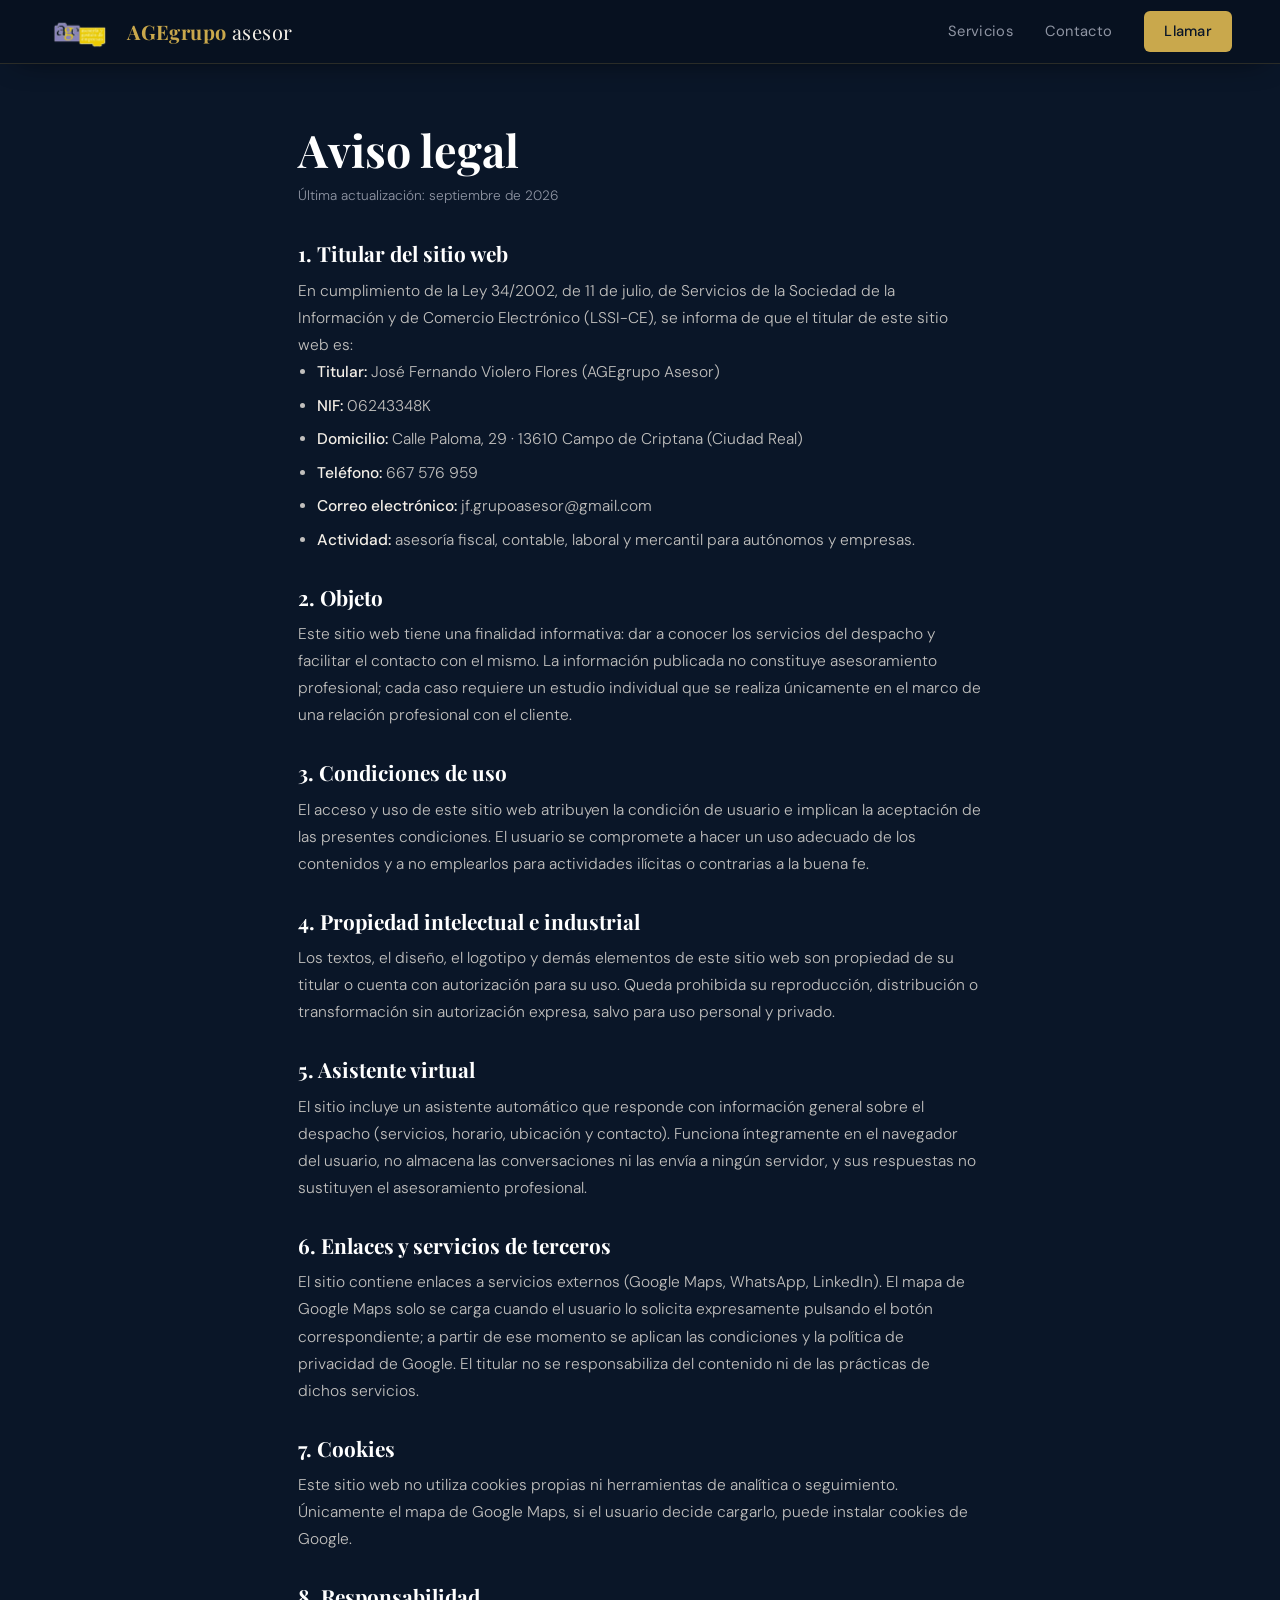
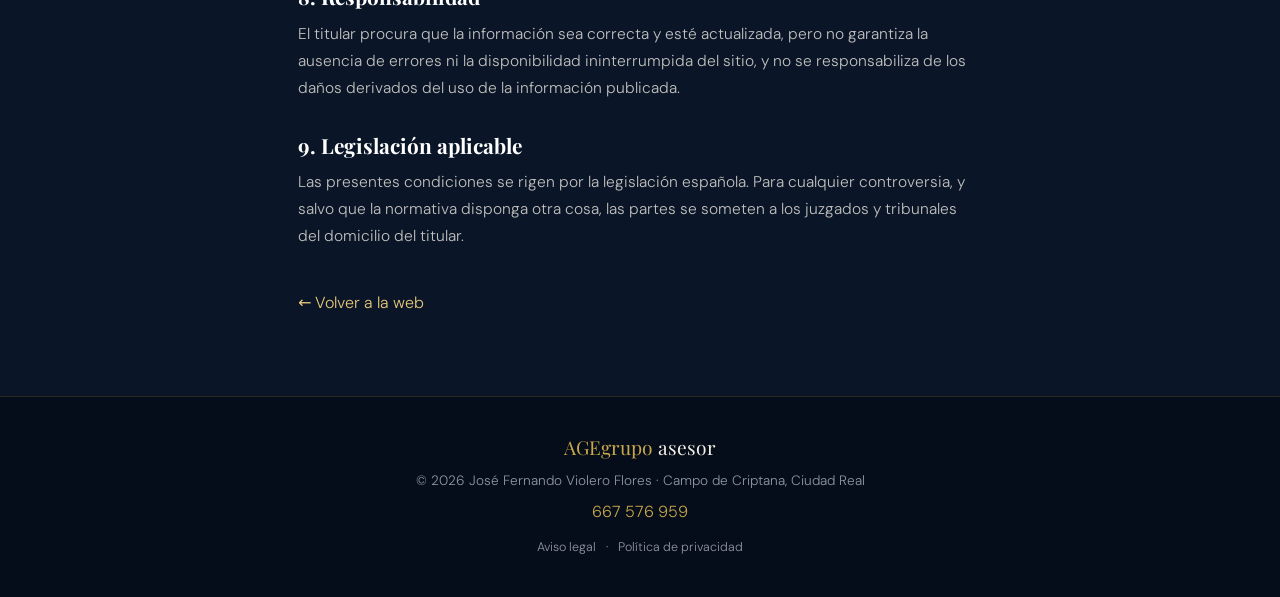
<file: aviso-legal.html>
<!DOCTYPE html>
<html lang="es" class="no-js">
<head>
  <meta charset="UTF-8">
  <meta name="viewport" content="width=device-width, initial-scale=1.0">
  <title>Aviso legal | AGEgrupo Asesor</title>
  <meta name="description" content="Aviso legal de AGEgrupo Asesor, asesoría fiscal, contable y laboral en Campo de Criptana.">
  <meta name="robots" content="noindex, follow">
  <link rel="canonical" href="https://agegrupoasesor.es/aviso-legal.html">
  <link rel="icon" type="image/png" sizes="64x64" href="img/favicon.png">
  <meta name="theme-color" content="#0a1628">
  <link rel="stylesheet" href="css/fonts.css">
  <link rel="stylesheet" href="css/style.css">
</head>
<body>
<script>document.documentElement.classList.replace('no-js','js');</script>
<header class="nav is-scrolled" id="nav">
  <a href="index.html" class="nav__brand" aria-label="AGEgrupo Asesor, inicio">
    <img src="img/logo.png" alt="AGEgrupo Asesor" class="nav__logo" width="542" height="326">
    <span class="nav__name">AGEgrupo <em>asesor</em></span>
  </a>
  <nav class="nav__links" aria-label="Secciones">
    <a href="index.html#servicios">Servicios</a>
    <a href="index.html#contacto">Contacto</a>
    <a href="tel:667576959" class="nav__cta">Llamar</a>
  </nav>
</header>
<main class="legal">
  <h1>Aviso legal</h1>
  <p class="legal__date">Última actualización: septiembre de 2026</p>

  <h2>1. Titular del sitio web</h2>
  <p>En cumplimiento de la Ley 34/2002, de 11 de julio, de Servicios de la Sociedad de la Información y de Comercio Electrónico (LSSI-CE), se informa de que el titular de este sitio web es:</p>
  <ul>
    <li><strong>Titular:</strong> José Fernando Violero Flores (AGEgrupo Asesor)</li>
    <li><strong>NIF:</strong> 06243348K</li>
    <li><strong>Domicilio:</strong> Calle Paloma, 29 · 13610 Campo de Criptana (Ciudad Real)</li>
    <li><strong>Teléfono:</strong> 667 576 959</li>
    <li><strong>Correo electrónico:</strong> jf.grupoasesor@gmail.com</li>
    <li><strong>Actividad:</strong> asesoría fiscal, contable, laboral y mercantil para autónomos y empresas.</li>
  </ul>

  <h2>2. Objeto</h2>
  <p>Este sitio web tiene una finalidad informativa: dar a conocer los servicios del despacho y facilitar el contacto con el mismo. La información publicada no constituye asesoramiento profesional; cada caso requiere un estudio individual que se realiza únicamente en el marco de una relación profesional con el cliente.</p>

  <h2>3. Condiciones de uso</h2>
  <p>El acceso y uso de este sitio web atribuyen la condición de usuario e implican la aceptación de las presentes condiciones. El usuario se compromete a hacer un uso adecuado de los contenidos y a no emplearlos para actividades ilícitas o contrarias a la buena fe.</p>

  <h2>4. Propiedad intelectual e industrial</h2>
  <p>Los textos, el diseño, el logotipo y demás elementos de este sitio web son propiedad de su titular o cuenta con autorización para su uso. Queda prohibida su reproducción, distribución o transformación sin autorización expresa, salvo para uso personal y privado.</p>

  <h2>5. Asistente virtual</h2>
  <p>El sitio incluye un asistente automático que responde con información general sobre el despacho (servicios, horario, ubicación y contacto). Funciona íntegramente en el navegador del usuario, no almacena las conversaciones ni las envía a ningún servidor, y sus respuestas no sustituyen el asesoramiento profesional.</p>

  <h2>6. Enlaces y servicios de terceros</h2>
  <p>El sitio contiene enlaces a servicios externos (Google Maps, WhatsApp, LinkedIn). El mapa de Google Maps solo se carga cuando el usuario lo solicita expresamente pulsando el botón correspondiente; a partir de ese momento se aplican las condiciones y la política de privacidad de Google. El titular no se responsabiliza del contenido ni de las prácticas de dichos servicios.</p>

  <h2>7. Cookies</h2>
  <p>Este sitio web no utiliza cookies propias ni herramientas de analítica o seguimiento. Únicamente el mapa de Google Maps, si el usuario decide cargarlo, puede instalar cookies de Google.</p>

  <h2>8. Responsabilidad</h2>
  <p>El titular procura que la información sea correcta y esté actualizada, pero no garantiza la ausencia de errores ni la disponibilidad ininterrumpida del sitio, y no se responsabiliza de los daños derivados del uso de la información publicada.</p>

  <h2>9. Legislación aplicable</h2>
  <p>Las presentes condiciones se rigen por la legislación española. Para cualquier controversia, y salvo que la normativa disponga otra cosa, las partes se someten a los juzgados y tribunales del domicilio del titular.</p>
  <a href="index.html" class="legal__back">← Volver a la web</a>
</main>
<footer class="footer">
  <p class="footer__brand">AGEgrupo <em>asesor</em></p>
  <p>© 2026 José Fernando Violero Flores · Campo de Criptana, Ciudad Real</p>
  <a href="tel:667576959" class="footer__phone">667 576 959</a>
  <nav class="footer__legal" aria-label="Legal"><a href="aviso-legal.html">Aviso legal</a><span>·</span><a href="privacidad.html">Política de privacidad</a></nav>
</footer>
</body>
</html>
</file>
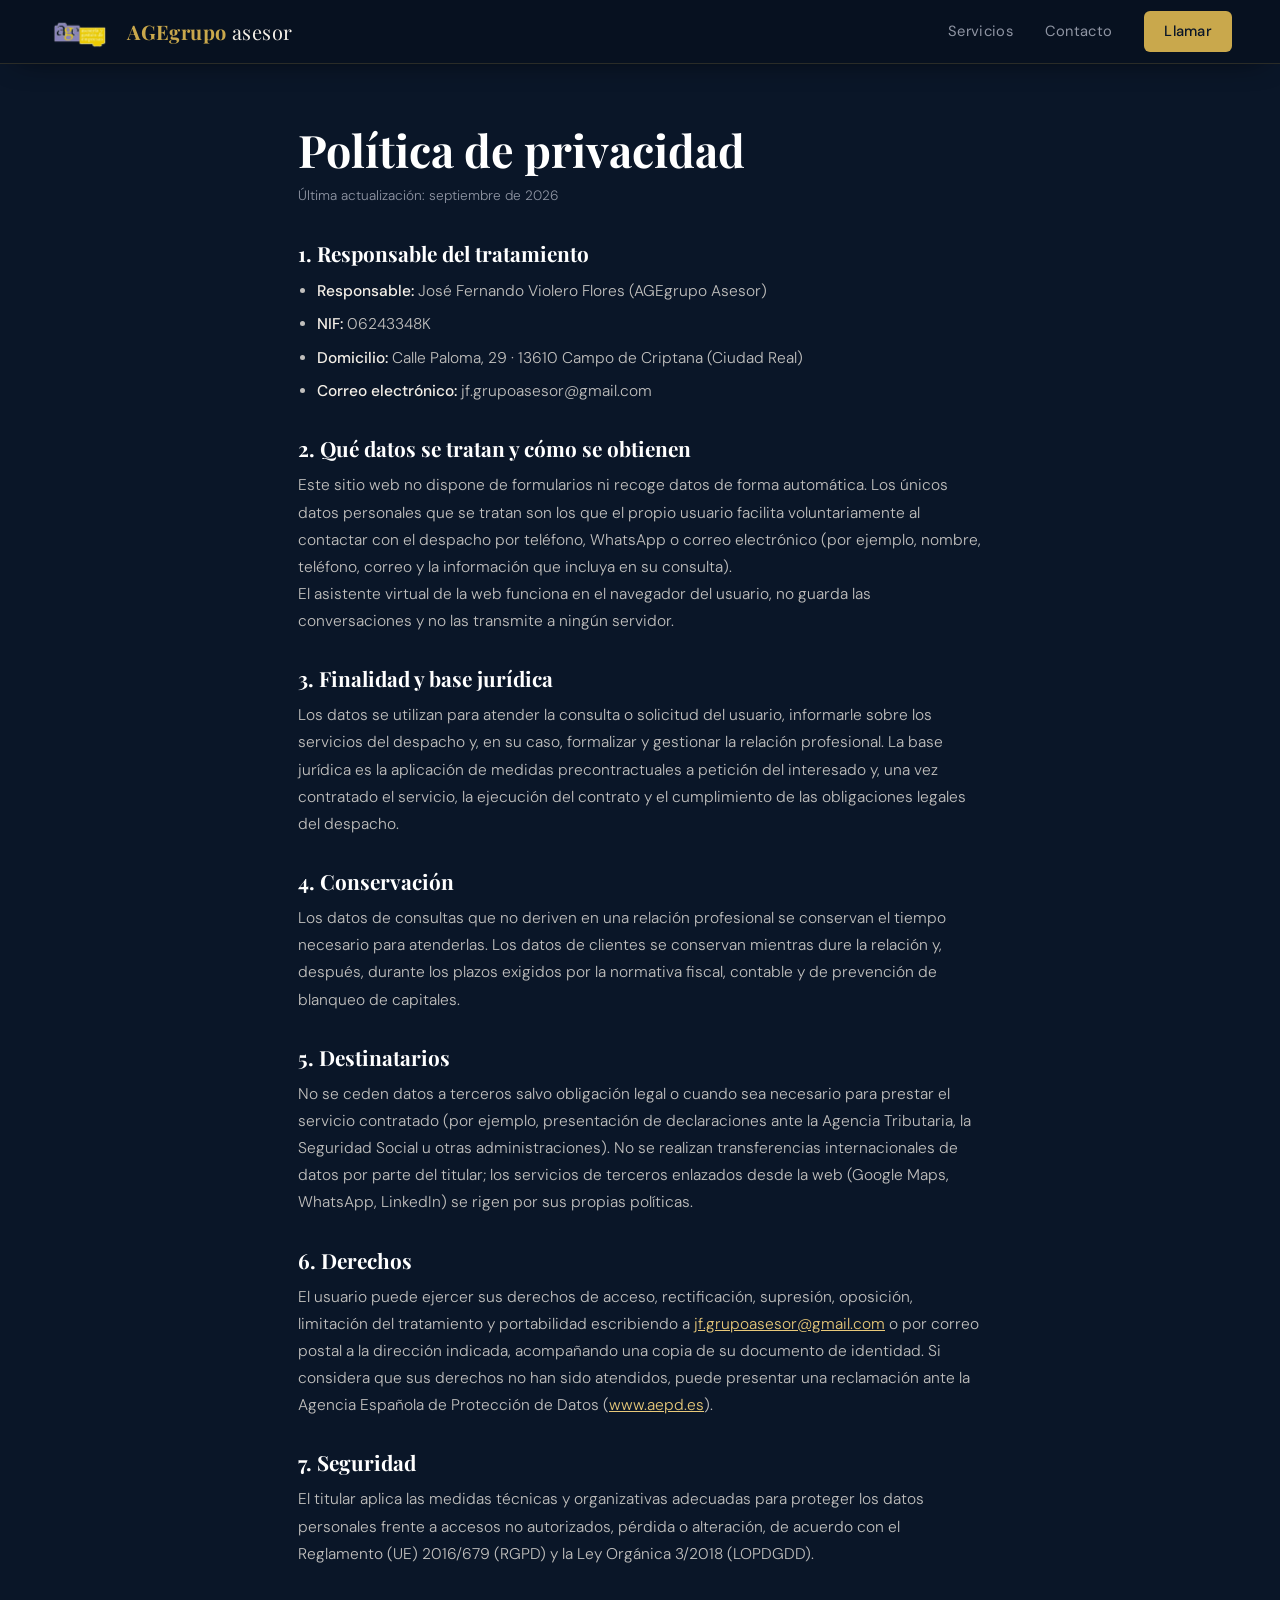
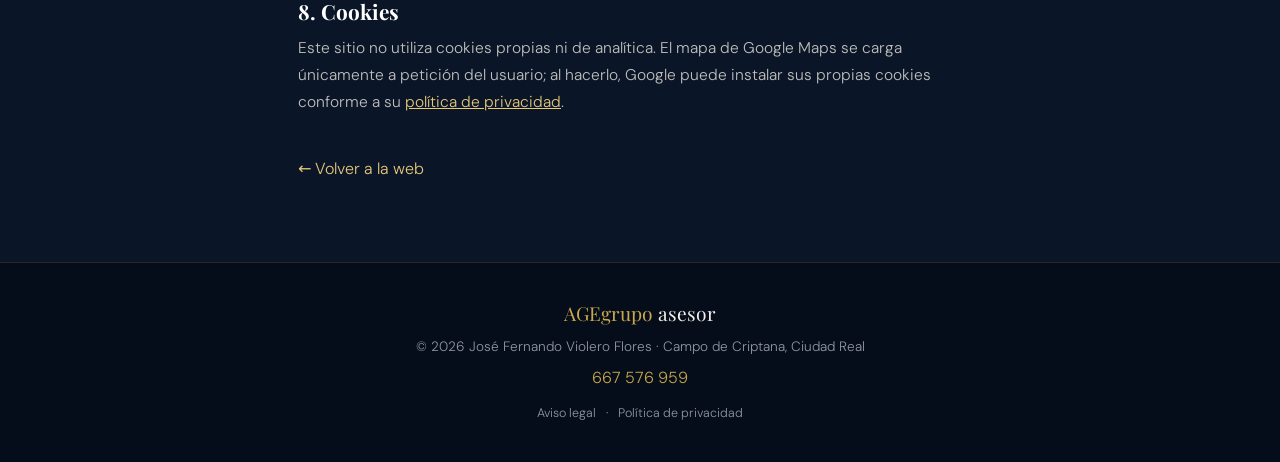
<file: privacidad.html>
<!DOCTYPE html>
<html lang="es" class="no-js">
<head>
  <meta charset="UTF-8">
  <meta name="viewport" content="width=device-width, initial-scale=1.0">
  <title>Política de privacidad | AGEgrupo Asesor</title>
  <meta name="description" content="Política de privacidad de AGEgrupo Asesor.">
  <meta name="robots" content="noindex, follow">
  <link rel="canonical" href="https://agegrupoasesor.es/privacidad.html">
  <link rel="icon" type="image/png" sizes="64x64" href="img/favicon.png">
  <meta name="theme-color" content="#0a1628">
  <link rel="stylesheet" href="css/fonts.css">
  <link rel="stylesheet" href="css/style.css">
</head>
<body>
<script>document.documentElement.classList.replace('no-js','js');</script>
<header class="nav is-scrolled" id="nav">
  <a href="index.html" class="nav__brand" aria-label="AGEgrupo Asesor, inicio">
    <img src="img/logo.png" alt="AGEgrupo Asesor" class="nav__logo" width="542" height="326">
    <span class="nav__name">AGEgrupo <em>asesor</em></span>
  </a>
  <nav class="nav__links" aria-label="Secciones">
    <a href="index.html#servicios">Servicios</a>
    <a href="index.html#contacto">Contacto</a>
    <a href="tel:667576959" class="nav__cta">Llamar</a>
  </nav>
</header>
<main class="legal">
  <h1>Política de privacidad</h1>
  <p class="legal__date">Última actualización: septiembre de 2026</p>

  <h2>1. Responsable del tratamiento</h2>
  <ul>
    <li><strong>Responsable:</strong> José Fernando Violero Flores (AGEgrupo Asesor)</li>
    <li><strong>NIF:</strong> 06243348K</li>
    <li><strong>Domicilio:</strong> Calle Paloma, 29 · 13610 Campo de Criptana (Ciudad Real)</li>
    <li><strong>Correo electrónico:</strong> jf.grupoasesor@gmail.com</li>
  </ul>

  <h2>2. Qué datos se tratan y cómo se obtienen</h2>
  <p>Este sitio web no dispone de formularios ni recoge datos de forma automática. Los únicos datos personales que se tratan son los que el propio usuario facilita voluntariamente al contactar con el despacho por teléfono, WhatsApp o correo electrónico (por ejemplo, nombre, teléfono, correo y la información que incluya en su consulta).</p>
  <p>El asistente virtual de la web funciona en el navegador del usuario, no guarda las conversaciones y no las transmite a ningún servidor.</p>

  <h2>3. Finalidad y base jurídica</h2>
  <p>Los datos se utilizan para atender la consulta o solicitud del usuario, informarle sobre los servicios del despacho y, en su caso, formalizar y gestionar la relación profesional. La base jurídica es la aplicación de medidas precontractuales a petición del interesado y, una vez contratado el servicio, la ejecución del contrato y el cumplimiento de las obligaciones legales del despacho.</p>

  <h2>4. Conservación</h2>
  <p>Los datos de consultas que no deriven en una relación profesional se conservan el tiempo necesario para atenderlas. Los datos de clientes se conservan mientras dure la relación y, después, durante los plazos exigidos por la normativa fiscal, contable y de prevención de blanqueo de capitales.</p>

  <h2>5. Destinatarios</h2>
  <p>No se ceden datos a terceros salvo obligación legal o cuando sea necesario para prestar el servicio contratado (por ejemplo, presentación de declaraciones ante la Agencia Tributaria, la Seguridad Social u otras administraciones). No se realizan transferencias internacionales de datos por parte del titular; los servicios de terceros enlazados desde la web (Google Maps, WhatsApp, LinkedIn) se rigen por sus propias políticas.</p>

  <h2>6. Derechos</h2>
  <p>El usuario puede ejercer sus derechos de acceso, rectificación, supresión, oposición, limitación del tratamiento y portabilidad escribiendo a <a href="mailto:jf.grupoasesor@gmail.com">jf.grupoasesor@gmail.com</a> o por correo postal a la dirección indicada, acompañando una copia de su documento de identidad. Si considera que sus derechos no han sido atendidos, puede presentar una reclamación ante la Agencia Española de Protección de Datos (<a href="https://www.aepd.es" target="_blank" rel="noopener">www.aepd.es</a>).</p>

  <h2>7. Seguridad</h2>
  <p>El titular aplica las medidas técnicas y organizativas adecuadas para proteger los datos personales frente a accesos no autorizados, pérdida o alteración, de acuerdo con el Reglamento (UE) 2016/679 (RGPD) y la Ley Orgánica 3/2018 (LOPDGDD).</p>

  <h2>8. Cookies</h2>
  <p>Este sitio no utiliza cookies propias ni de analítica. El mapa de Google Maps se carga únicamente a petición del usuario; al hacerlo, Google puede instalar sus propias cookies conforme a su <a href="https://policies.google.com/privacy?hl=es" target="_blank" rel="noopener">política de privacidad</a>.</p>
  <a href="index.html" class="legal__back">← Volver a la web</a>
</main>
<footer class="footer">
  <p class="footer__brand">AGEgrupo <em>asesor</em></p>
  <p>© 2026 José Fernando Violero Flores · Campo de Criptana, Ciudad Real</p>
  <a href="tel:667576959" class="footer__phone">667 576 959</a>
  <nav class="footer__legal" aria-label="Legal"><a href="aviso-legal.html">Aviso legal</a><span>·</span><a href="privacidad.html">Política de privacidad</a></nav>
</footer>
</body>
</html>
</file>
<file: css/fonts.css>
/* Fuentes alojadas en la propia web (sin llamadas a Google) */
@font-face { font-family: 'Playfair Display'; font-style: normal; font-weight: 400; font-display: swap; src: url('../fonts/playfair-display-latin-400-normal.woff2') format('woff2'); unicode-range: U+0000-00FF, U+0131, U+0152-0153, U+02BB-02BC, U+02C6, U+02DA, U+02DC, U+0304, U+0308, U+0329, U+2000-206F, U+20AC, U+2122, U+2191, U+2193, U+2212, U+2215, U+FEFF, U+FFFD; }
@font-face { font-family: 'Playfair Display'; font-style: normal; font-weight: 400; font-display: swap; src: url('../fonts/playfair-display-latin-ext-400-normal.woff2') format('woff2'); unicode-range: U+0100-02BA, U+02BD-02C5, U+02C7-02CC, U+02CE-02D7, U+02DD-02FF, U+0304, U+0308, U+0329, U+1D00-1DBF, U+1E00-1E9F, U+1EF2-1EFF, U+2020, U+20A0-20AB, U+20AD-20C0, U+2113, U+2C60-2C7F, U+A720-A7FF; }
@font-face { font-family: 'Playfair Display'; font-style: italic; font-weight: 400; font-display: swap; src: url('../fonts/playfair-display-latin-400-italic.woff2') format('woff2'); unicode-range: U+0000-00FF, U+0131, U+0152-0153, U+02BB-02BC, U+02C6, U+02DA, U+02DC, U+0304, U+0308, U+0329, U+2000-206F, U+20AC, U+2122, U+2191, U+2193, U+2212, U+2215, U+FEFF, U+FFFD; }
@font-face { font-family: 'Playfair Display'; font-style: italic; font-weight: 400; font-display: swap; src: url('../fonts/playfair-display-latin-ext-400-italic.woff2') format('woff2'); unicode-range: U+0100-02BA, U+02BD-02C5, U+02C7-02CC, U+02CE-02D7, U+02DD-02FF, U+0304, U+0308, U+0329, U+1D00-1DBF, U+1E00-1E9F, U+1EF2-1EFF, U+2020, U+20A0-20AB, U+20AD-20C0, U+2113, U+2C60-2C7F, U+A720-A7FF; }
@font-face { font-family: 'Playfair Display'; font-style: normal; font-weight: 600; font-display: swap; src: url('../fonts/playfair-display-latin-600-normal.woff2') format('woff2'); unicode-range: U+0000-00FF, U+0131, U+0152-0153, U+02BB-02BC, U+02C6, U+02DA, U+02DC, U+0304, U+0308, U+0329, U+2000-206F, U+20AC, U+2122, U+2191, U+2193, U+2212, U+2215, U+FEFF, U+FFFD; }
@font-face { font-family: 'Playfair Display'; font-style: normal; font-weight: 600; font-display: swap; src: url('../fonts/playfair-display-latin-ext-600-normal.woff2') format('woff2'); unicode-range: U+0100-02BA, U+02BD-02C5, U+02C7-02CC, U+02CE-02D7, U+02DD-02FF, U+0304, U+0308, U+0329, U+1D00-1DBF, U+1E00-1E9F, U+1EF2-1EFF, U+2020, U+20A0-20AB, U+20AD-20C0, U+2113, U+2C60-2C7F, U+A720-A7FF; }
@font-face { font-family: 'Playfair Display'; font-style: normal; font-weight: 700; font-display: swap; src: url('../fonts/playfair-display-latin-700-normal.woff2') format('woff2'); unicode-range: U+0000-00FF, U+0131, U+0152-0153, U+02BB-02BC, U+02C6, U+02DA, U+02DC, U+0304, U+0308, U+0329, U+2000-206F, U+20AC, U+2122, U+2191, U+2193, U+2212, U+2215, U+FEFF, U+FFFD; }
@font-face { font-family: 'Playfair Display'; font-style: normal; font-weight: 700; font-display: swap; src: url('../fonts/playfair-display-latin-ext-700-normal.woff2') format('woff2'); unicode-range: U+0100-02BA, U+02BD-02C5, U+02C7-02CC, U+02CE-02D7, U+02DD-02FF, U+0304, U+0308, U+0329, U+1D00-1DBF, U+1E00-1E9F, U+1EF2-1EFF, U+2020, U+20A0-20AB, U+20AD-20C0, U+2113, U+2C60-2C7F, U+A720-A7FF; }
@font-face { font-family: 'Playfair Display'; font-style: normal; font-weight: 900; font-display: swap; src: url('../fonts/playfair-display-latin-900-normal.woff2') format('woff2'); unicode-range: U+0000-00FF, U+0131, U+0152-0153, U+02BB-02BC, U+02C6, U+02DA, U+02DC, U+0304, U+0308, U+0329, U+2000-206F, U+20AC, U+2122, U+2191, U+2193, U+2212, U+2215, U+FEFF, U+FFFD; }
@font-face { font-family: 'Playfair Display'; font-style: normal; font-weight: 900; font-display: swap; src: url('../fonts/playfair-display-latin-ext-900-normal.woff2') format('woff2'); unicode-range: U+0100-02BA, U+02BD-02C5, U+02C7-02CC, U+02CE-02D7, U+02DD-02FF, U+0304, U+0308, U+0329, U+1D00-1DBF, U+1E00-1E9F, U+1EF2-1EFF, U+2020, U+20A0-20AB, U+20AD-20C0, U+2113, U+2C60-2C7F, U+A720-A7FF; }
@font-face { font-family: 'DM Sans'; font-style: normal; font-weight: 300; font-display: swap; src: url('../fonts/dm-sans-latin-300-normal.woff2') format('woff2'); unicode-range: U+0000-00FF, U+0131, U+0152-0153, U+02BB-02BC, U+02C6, U+02DA, U+02DC, U+0304, U+0308, U+0329, U+2000-206F, U+20AC, U+2122, U+2191, U+2193, U+2212, U+2215, U+FEFF, U+FFFD; }
@font-face { font-family: 'DM Sans'; font-style: normal; font-weight: 300; font-display: swap; src: url('../fonts/dm-sans-latin-ext-300-normal.woff2') format('woff2'); unicode-range: U+0100-02BA, U+02BD-02C5, U+02C7-02CC, U+02CE-02D7, U+02DD-02FF, U+0304, U+0308, U+0329, U+1D00-1DBF, U+1E00-1E9F, U+1EF2-1EFF, U+2020, U+20A0-20AB, U+20AD-20C0, U+2113, U+2C60-2C7F, U+A720-A7FF; }
@font-face { font-family: 'DM Sans'; font-style: normal; font-weight: 400; font-display: swap; src: url('../fonts/dm-sans-latin-400-normal.woff2') format('woff2'); unicode-range: U+0000-00FF, U+0131, U+0152-0153, U+02BB-02BC, U+02C6, U+02DA, U+02DC, U+0304, U+0308, U+0329, U+2000-206F, U+20AC, U+2122, U+2191, U+2193, U+2212, U+2215, U+FEFF, U+FFFD; }
@font-face { font-family: 'DM Sans'; font-style: normal; font-weight: 400; font-display: swap; src: url('../fonts/dm-sans-latin-ext-400-normal.woff2') format('woff2'); unicode-range: U+0100-02BA, U+02BD-02C5, U+02C7-02CC, U+02CE-02D7, U+02DD-02FF, U+0304, U+0308, U+0329, U+1D00-1DBF, U+1E00-1E9F, U+1EF2-1EFF, U+2020, U+20A0-20AB, U+20AD-20C0, U+2113, U+2C60-2C7F, U+A720-A7FF; }
@font-face { font-family: 'DM Sans'; font-style: normal; font-weight: 500; font-display: swap; src: url('../fonts/dm-sans-latin-500-normal.woff2') format('woff2'); unicode-range: U+0000-00FF, U+0131, U+0152-0153, U+02BB-02BC, U+02C6, U+02DA, U+02DC, U+0304, U+0308, U+0329, U+2000-206F, U+20AC, U+2122, U+2191, U+2193, U+2212, U+2215, U+FEFF, U+FFFD; }
@font-face { font-family: 'DM Sans'; font-style: normal; font-weight: 500; font-display: swap; src: url('../fonts/dm-sans-latin-ext-500-normal.woff2') format('woff2'); unicode-range: U+0100-02BA, U+02BD-02C5, U+02C7-02CC, U+02CE-02D7, U+02DD-02FF, U+0304, U+0308, U+0329, U+1D00-1DBF, U+1E00-1E9F, U+1EF2-1EFF, U+2020, U+20A0-20AB, U+20AD-20C0, U+2113, U+2C60-2C7F, U+A720-A7FF; }
@font-face { font-family: 'DM Sans'; font-style: normal; font-weight: 600; font-display: swap; src: url('../fonts/dm-sans-latin-600-normal.woff2') format('woff2'); unicode-range: U+0000-00FF, U+0131, U+0152-0153, U+02BB-02BC, U+02C6, U+02DA, U+02DC, U+0304, U+0308, U+0329, U+2000-206F, U+20AC, U+2122, U+2191, U+2193, U+2212, U+2215, U+FEFF, U+FFFD; }
@font-face { font-family: 'DM Sans'; font-style: normal; font-weight: 600; font-display: swap; src: url('../fonts/dm-sans-latin-ext-600-normal.woff2') format('woff2'); unicode-range: U+0100-02BA, U+02BD-02C5, U+02C7-02CC, U+02CE-02D7, U+02DD-02FF, U+0304, U+0308, U+0329, U+1D00-1DBF, U+1E00-1E9F, U+1EF2-1EFF, U+2020, U+20A0-20AB, U+20AD-20C0, U+2113, U+2C60-2C7F, U+A720-A7FF; }
</file>
<file: css/style.css>
/* ═══════════════════════════════════════════════════════════
   AGEgrupo Asesor — hoja de estilos
   Paleta: azul marino profundo + dorado. Tipografía: Playfair Display (títulos) + DM Sans (texto).
   ═══════════════════════════════════════════════════════════ */

:root {
  --navy: #0a1628;
  --navy-2: #0f1b33;
  --navy-3: #142040;
  --ink: #060d1a;
  --gold: #c9a84c;
  --gold-2: #e8c97a;
  --gold-soft: rgba(201, 168, 76, 0.12);
  --cream: #f5f0e8;
  --white: #ffffff;
  --muted: #8f95a3;
  --line: rgba(201, 168, 76, 0.18);
  --line-strong: rgba(201, 168, 76, 0.45);
  --wa: #25d366;
  --wa-dark: #1fb855;

  --font-display: 'Playfair Display', Georgia, serif;
  --font-body: 'DM Sans', system-ui, -apple-system, sans-serif;

  --radius: 6px;
  --radius-lg: 12px;
  --container: 1180px;
  --nav-h: 76px;

  --ease-out: cubic-bezier(0.22, 1, 0.36, 1);
  --ease-in-out: cubic-bezier(0.65, 0, 0.35, 1);
}

/* ─── Base ─── */
*, *::before, *::after { box-sizing: border-box; margin: 0; padding: 0; }
html { scroll-behavior: smooth; scroll-padding-top: calc(var(--nav-h) + 8px); }
body {
  background: var(--navy);
  color: var(--cream);
  font-family: var(--font-body);
  font-weight: 300;
  line-height: 1.6;
  -webkit-font-smoothing: antialiased;
  overflow-x: hidden;
}
img { max-width: 100%; height: auto; display: block; }
a { color: inherit; }
button { font: inherit; color: inherit; background: none; border: 0; cursor: pointer; }
:focus-visible { outline: 2px solid var(--gold-2); outline-offset: 3px; border-radius: 3px; }

h1, h2, h3 { font-family: var(--font-display); color: var(--white); line-height: 1.15; font-weight: 700; }
strong { font-weight: 500; color: var(--cream); }
em { font-style: normal; }

.container { max-width: var(--container); margin: 0 auto; padding: 0 clamp(20px, 5vw, 48px); }

/* ─── Capas de fondo globales ─── */
.aurora { position: fixed; inset: 0; z-index: 0; pointer-events: none; overflow: hidden; }
.aurora i {
  position: absolute; border-radius: 50%; filter: blur(90px); opacity: .55; will-change: transform;
}
.aurora i:first-child { width: 60vw; height: 60vw; left: -18vw; top: 20vh; background: radial-gradient(circle, rgba(201,168,76,.16), transparent 60%); animation: aurora1 26s ease-in-out infinite alternate; }
.aurora i:last-child { width: 55vw; height: 55vw; right: -20vw; top: 55vh; background: radial-gradient(circle, rgba(66,96,190,.18), transparent 60%); animation: aurora2 32s ease-in-out infinite alternate; }
@keyframes aurora1 { to { transform: translate(18vw, 22vh) scale(1.15) } }
@keyframes aurora2 { to { transform: translate(-16vw, -28vh) scale(.9) } }
.grain { position: fixed; inset: 0; z-index: 3; pointer-events: none; opacity: .045; mix-blend-mode: overlay;
  background-image: url("data:image/svg+xml,%3Csvg xmlns='http://www.w3.org/2000/svg' width='200' height='200'%3E%3Cfilter id='n'%3E%3CfeTurbulence type='fractalNoise' baseFrequency='.9' numOctaves='2' stitchTiles='stitch'/%3E%3C/filter%3E%3Crect width='100%25' height='100%25' filter='url(%23n)'/%3E%3C/svg%3E"); }
main, .footer, .nav, .fab, .chat, .chat-launcher, .scroll-progress { position: relative; z-index: 2; }
.nav, .fab, .chat, .chat-launcher, .scroll-progress { position: fixed; }

/* ─── Cortina de apertura ─── */
.intro { position: fixed; inset: 0; z-index: 400; background: var(--navy); display: grid; place-items: center; align-content: center; gap: 1rem; transition: transform .8s var(--ease-in-out), opacity .3s .5s; }
.intro__logo { height: 96px; width: auto; opacity: 0; transform: scale(.9) translateY(8px); animation: introIn .9s var(--ease-out) .15s forwards; filter: drop-shadow(0 20px 40px rgba(0,0,0,.6)); }
.intro__line { width: 0; height: 1px; background: linear-gradient(90deg, transparent, var(--gold), transparent); animation: introLine 1s var(--ease-out) .5s forwards; }
.intro__text { font-size: .8rem; letter-spacing: .28em; color: var(--gold); opacity: 0; animation: introIn .8s var(--ease-out) .7s forwards; }
.intro.is-done { transform: translateY(-100%); opacity: 0; pointer-events: none; }
@keyframes introIn { to { opacity: 1; transform: none } }
@keyframes introLine { to { width: 180px } }
.intro-wait [data-entrance], .intro-wait .hero__scroll { animation-play-state: paused !important; }

/* ─── Halo que sigue al cursor ─── */
.cursor-glow { position: fixed; left: 0; top: 0; width: 300px; height: 300px; border-radius: 50%; pointer-events: none; z-index: 5; opacity: 0;
  background: radial-gradient(circle, rgba(201,168,76,.10), rgba(201,168,76,.03) 38%, transparent 64%); mix-blend-mode: screen; transform: translate(-50%,-50%); transition: opacity .6s; will-change: transform; }
.cursor-glow.is-on { opacity: 1; }
@media (hover: none), (max-width: 900px) { .cursor-glow { display: none; } }

/* ─── Barra de progreso de scroll ─── */
.scroll-progress {
  position: fixed; inset: 0 auto auto 0; height: 3px; width: 0%;
  background: linear-gradient(90deg, var(--gold), var(--gold-2));
  z-index: 200; transition: width .08s linear;
  box-shadow: 0 0 12px rgba(201,168,76,.5);
}

/* ─── Botones ─── */
.btn {
  display: inline-flex; align-items: center; justify-content: center; gap: .6rem;
  padding: .95rem 1.7rem; border-radius: var(--radius);
  font-weight: 500; font-size: .95rem; letter-spacing: .02em; text-decoration: none;
  transition: transform .25s var(--ease-out), background .25s, border-color .25s, color .25s, box-shadow .25s;
  position: relative; overflow: hidden; isolation: isolate;
}
.btn::after {
  content: ''; position: absolute; inset: 0; z-index: -1;
  background: linear-gradient(120deg, transparent 30%, rgba(255,255,255,.22) 50%, transparent 70%);
  transform: translateX(-120%); transition: transform .7s var(--ease-out);
}
.btn:hover::after { transform: translateX(120%); }
.btn:hover { transform: translateY(-2px); }
.btn:active { transform: translateY(0); }
.btn--gold { background: var(--gold); color: var(--navy); box-shadow: 0 8px 24px -10px rgba(201,168,76,.6); }
.btn--gold:hover { background: var(--gold-2); }
.btn--whatsapp { background: var(--wa); color: #fff; box-shadow: 0 8px 24px -10px rgba(37,211,102,.6); }
.btn--whatsapp:hover { background: var(--wa-dark); }
.btn--ghost { border: 1px solid var(--line-strong); color: var(--cream); background: rgba(255,255,255,.02); }
.btn--ghost:hover { border-color: var(--gold); color: var(--gold-2); }
.btn--block { width: 100%; }

/* ─── Navegación ─── */
.nav {
  position: fixed; inset: 0 0 auto 0; z-index: 150; height: var(--nav-h);
  display: flex; align-items: center; justify-content: space-between;
  padding: 0 clamp(20px, 5vw, 48px);
  background: rgba(10,22,40,.72); backdrop-filter: blur(14px); -webkit-backdrop-filter: blur(14px);
  border-bottom: 1px solid transparent;
  transition: height .35s var(--ease-out), background .35s, border-color .35s, box-shadow .35s;
}
.nav.is-scrolled {
  height: 64px; background: rgba(8,17,32,.94); border-bottom-color: var(--line);
  box-shadow: 0 10px 30px -18px rgba(0,0,0,.8);
}
.nav__brand { display: flex; align-items: center; gap: .8rem; text-decoration: none; }
.nav__logo { height: 48px; width: auto; transition: height .35s var(--ease-out); }
.nav.is-scrolled .nav__logo { height: 40px; }
.nav__name { font-family: var(--font-display); font-weight: 700; font-size: 1.25rem; color: var(--gold); letter-spacing: .02em; white-space: nowrap; }
.nav__name em { color: var(--cream); font-weight: 400; }
.nav__links { display: flex; align-items: center; gap: 2rem; }
.nav__links a {
  position: relative; color: var(--muted); text-decoration: none; font-size: .92rem; font-weight: 400;
  letter-spacing: .02em; transition: color .25s; padding: .3rem 0;
}
.nav__links a:not(.nav__cta)::after {
  content: ''; position: absolute; left: 0; bottom: -2px; height: 1px; width: 100%;
  background: var(--gold); transform: scaleX(0); transform-origin: right; transition: transform .35s var(--ease-out);
}
.nav__links a:hover, .nav__links a.is-active { color: var(--cream); }
.nav__links a:hover::after, .nav__links a.is-active::after { transform: scaleX(1); transform-origin: left; }
.nav__cta { background: var(--gold); color: var(--navy) !important; padding: .55rem 1.25rem !important; border-radius: var(--radius); font-weight: 500 !important; }
.nav__cta:hover { background: var(--gold-2); }
.nav__burger { display: none; flex-direction: column; gap: 5px; padding: .6rem .55rem; border: 1px solid var(--line-strong); border-radius: 4px; }
.nav__burger span { display: block; width: 22px; height: 2px; background: var(--cream); border-radius: 2px; transition: transform .3s, opacity .3s; }
.nav__burger[aria-expanded="true"] span:nth-child(1) { transform: translateY(7px) rotate(45deg); }
.nav__burger[aria-expanded="true"] span:nth-child(2) { opacity: 0; }
.nav__burger[aria-expanded="true"] span:nth-child(3) { transform: translateY(-7px) rotate(-45deg); }

/* ─── Hero ─── */
.hero {
  position: relative; min-height: 100vh; min-height: 100svh;
  display: grid; grid-template-columns: 1.15fr .85fr; align-items: center; gap: clamp(2rem, 5vw, 5rem);
  padding: calc(var(--nav-h) + 4rem) clamp(20px, 7vw, 96px) 5rem;
  overflow: hidden;
}
.hero__bg { position: absolute; inset: 0; pointer-events: none; }
.hero__bg::before {
  /* líneas de libro de cuentas, muy tenues */
  content: ''; position: absolute; inset: 0;
  background-image: repeating-linear-gradient(0deg, rgba(201,168,76,.045) 0 1px, transparent 1px 38px);
  mask-image: linear-gradient(180deg, transparent, #000 25%, #000 70%, transparent);
  -webkit-mask-image: linear-gradient(180deg, transparent, #000 25%, #000 70%, transparent);
}
.hero__glow {
  position: absolute; width: 60vw; height: 60vw; max-width: 900px; max-height: 900px;
  right: -12vw; top: -8vw; border-radius: 50%;
  background: radial-gradient(circle, rgba(201,168,76,.13), transparent 60%);
  animation: glow 9s ease-in-out infinite alternate;
}
@keyframes glow { from { transform: translate(0,0) scale(1); opacity: .8 } to { transform: translate(-4%, 5%) scale(1.08); opacity: 1 } }
.hero__floor {
  position: absolute; left: -40%; right: -40%; bottom: -8%; height: 260%;
  transform: perspective(800px) rotateX(58deg); transform-origin: 50% 100%;
  background:
    linear-gradient(90deg, rgba(201,168,76,.22) 1px, transparent 1px) 0 0 / 90px 90px,
    linear-gradient(0deg, rgba(201,168,76,.22) 1px, transparent 1px) 0 0 / 90px 90px;
  -webkit-mask-image: linear-gradient(180deg, transparent 0%, #000 55%, #000 100%);
  mask-image: linear-gradient(180deg, transparent 0%, #000 55%, #000 100%);
  animation: floor 7s linear infinite; will-change: background-position;
}
@keyframes floor { to { background-position: 0 0, 0 90px } }
.hero__horizon {
  position: absolute; left: 0; right: 0; top: 34%; height: 140px; pointer-events: none;
  background: radial-gradient(60% 100% at 50% 100%, rgba(201,168,76,.10), transparent 70%);
}
.hero__dust { position: absolute; inset: 0; width: 100%; height: 100%; opacity: .9; }
.hero__title-line--shine {
  background: linear-gradient(100deg, var(--gold) 0%, var(--gold) 40%, #fff2c4 50%, var(--gold) 60%, var(--gold) 100%);
  background-size: 250% 100%; -webkit-background-clip: text; background-clip: text; color: transparent;
  animation: shine 6s ease-in-out infinite;
}
@keyframes shine { 0%, 70% { background-position: 100% 0 } 100% { background-position: -50% 0 } }
.card-profile { transition: transform .15s ease-out; transform-style: preserve-3d; }
.hero__ring { position: absolute; border-radius: 50%; border: 1px solid rgba(201,168,76,.14); will-change: transform; }
.hero__ring--1 { width: 680px; height: 680px; right: -180px; top: -200px; }
.hero__ring--2 { width: 340px; height: 340px; right: 220px; bottom: 40px; border-color: rgba(201,168,76,.09); }

.hero__content { position: relative; z-index: 2; max-width: 640px; }
.hero__kicker {
  display: flex; align-items: center; gap: 1rem; color: var(--gold); font-size: .85rem; font-weight: 500; letter-spacing: .04em; margin-bottom: 1.6rem;
}
.hero__kicker::before { content: ''; width: 44px; height: 1px; background: var(--gold); }
.hero__title { font-size: clamp(3.2rem, 7vw, 5.6rem); font-weight: 900; line-height: .98; letter-spacing: -.01em; margin-bottom: 1.4rem; }
.hero__title-line { display: block; color: var(--gold); }
.hero__title-line--light { color: var(--white); font-weight: 400; font-style: italic; }
.hero__claim { font-family: var(--font-display); font-size: clamp(1.15rem, 2vw, 1.5rem); color: var(--cream); font-weight: 400; margin-bottom: 1.1rem; line-height: 1.4; }
.hero__lead { max-width: 520px; color: rgba(245,240,232,.72); font-size: 1.02rem; line-height: 1.75; margin-bottom: 2.4rem; }
.hero__actions { display: flex; flex-wrap: wrap; gap: 1rem; }

.ask-link { display: inline-flex; align-items: center; gap: .5rem; margin-top: 1.3rem; padding: .3rem 0; color: var(--gold-2); font-size: .9rem; font-weight: 400; border-bottom: 1px solid var(--line-strong); transition: color .25s, border-color .25s; }
.ask-link:hover { color: var(--white); border-color: var(--gold-2); }
.btn--ask { border-style: dashed; }
.no-js [data-open-chat] { display: none; }

/* entrada orquestada del hero */
[data-entrance] { opacity: 0; transform: translateY(22px); animation: rise .9s var(--ease-out) forwards; }
[data-entrance="1"] { animation-delay: .15s }
[data-entrance="2"] { animation-delay: .3s }
[data-entrance="3"] { animation-delay: .5s }
[data-entrance="4"] { animation-delay: .65s }
[data-entrance="5"] { animation-delay: .8s }
[data-entrance="6"] { animation-delay: .7s; transform: translateY(30px) scale(.985); }
@keyframes rise { to { opacity: 1; transform: none } }

.hero__aside { position: relative; z-index: 2; display: flex; justify-content: center; }
.card-profile {
  width: 100%; max-width: 400px; padding: 2rem;
  background: linear-gradient(160deg, rgba(20,32,64,.85), rgba(10,22,40,.75));
  border: 1px solid var(--line); border-radius: var(--radius-lg);
  backdrop-filter: blur(12px); -webkit-backdrop-filter: blur(12px);
  box-shadow: 0 30px 60px -30px rgba(0,0,0,.8), inset 0 1px 0 rgba(255,255,255,.04);
  position: relative;
}
.card-profile::before { content: ''; position: absolute; inset: 0 0 auto 0; height: 3px; background: linear-gradient(90deg, var(--gold), var(--gold-2), transparent); border-radius: var(--radius-lg) var(--radius-lg) 0 0; }
.card-profile__head { display: flex; align-items: center; gap: 1rem; margin-bottom: 1.4rem; }
.card-profile__avatar {
  flex: 0 0 60px; width: 60px; height: 60px; border-radius: 50%; display: grid; place-items: center;
  background: linear-gradient(135deg, var(--gold), var(--gold-2)); color: var(--navy);
  font-family: var(--font-display); font-weight: 700; font-size: 1.4rem;
}
.card-profile__name { font-family: var(--font-display); font-weight: 700; color: var(--white); font-size: 1.1rem; line-height: 1.25; }
.card-profile__role { font-size: .82rem; color: var(--gold); margin-top: .2rem; }
.card-profile__list { list-style: none; display: grid; gap: .7rem; padding-bottom: 1.3rem; border-bottom: 1px solid var(--line); }
.card-profile__list li { display: flex; align-items: center; gap: .7rem; font-size: .9rem; color: rgba(245,240,232,.78); }
.card-profile__list svg { color: var(--gold); flex-shrink: 0; }
.card-profile__list a { text-decoration: none; transition: color .25s; }
.card-profile__list a:hover { color: var(--gold-2); }
.card-profile__hours { padding-top: 1.2rem; }
.card-profile__status { display: flex; align-items: center; gap: .55rem; font-size: .82rem; margin-bottom: .8rem; color: var(--muted); }
.card-profile__status .dot { width: 9px; height: 9px; border-radius: 50%; background: var(--muted); box-shadow: 0 0 0 0 rgba(37,211,102,.5); }
.card-profile__status.is-open .dot { background: var(--wa); animation: pulse 2s infinite; }
.card-profile__status.is-open .txt { color: var(--cream); }
.card-profile__status.is-closed .dot { background: #e0745c; }
@keyframes pulse { 0% { box-shadow: 0 0 0 0 rgba(37,211,102,.55) } 70% { box-shadow: 0 0 0 9px rgba(37,211,102,0) } 100% { box-shadow: 0 0 0 0 rgba(37,211,102,0) } }
.card-profile__grid { display: grid; grid-template-columns: 1fr auto; gap: .25rem 1rem; font-size: .88rem; color: var(--muted); }
.card-profile__grid strong { color: var(--cream); font-weight: 500; font-variant-numeric: tabular-nums; }

.hero__scroll {
  position: absolute; left: 50%; bottom: 1.6rem; transform: translateX(-50%);
  width: 26px; height: 42px; border: 1px solid var(--line-strong); border-radius: 14px; z-index: 2;
  opacity: 0; animation: rise 1s 1.4s var(--ease-out) forwards;
}
.hero__scroll span { position: absolute; left: 50%; top: 8px; width: 3px; height: 8px; margin-left: -1.5px; border-radius: 2px; background: var(--gold); animation: wheel 1.8s infinite; }
@keyframes wheel { 0% { transform: translateY(0); opacity: 1 } 70% { transform: translateY(14px); opacity: 0 } 100% { opacity: 0 } }

/* ─── Secciones ─── */
.section { padding: clamp(4.5rem, 9vw, 7.5rem) 0; position: relative; }
.section--alt { background: rgba(15,27,51,.72); }
.section--alt::before, .section--alt::after { content: ''; position: absolute; left: 0; right: 0; height: 1px; background: linear-gradient(90deg, transparent, var(--line-strong), transparent); }
.section--alt::before { top: 0 } .section--alt::after { bottom: 0 }
.section__head { max-width: 720px; margin-bottom: clamp(2.5rem, 5vw, 4rem); }
.section__title { font-size: clamp(1.9rem, 3.6vw, 2.8rem); margin-bottom: 1rem; }
.section__lead { color: rgba(245,240,232,.68); font-size: 1.05rem; line-height: 1.7; max-width: 60ch; }

/* títulos: cortina palabra a palabra */
.section__title .w { display: inline-block; overflow: hidden; vertical-align: bottom; }
.js .section__title .w > span { display: inline-block; transform: translateY(110%); transition: transform .9s var(--ease-out); }
.reveal.is-visible .section__title .w > span, .section__title.is-visible .w > span { transform: none; }

/* revelado al hacer scroll */
.js .reveal { opacity: 0; transform: translateY(28px); transition: opacity .8s var(--ease-out), transform .8s var(--ease-out); }
.reveal.is-visible { opacity: 1; transform: none; }
.js .services .service.reveal { transform: perspective(1000px) rotateX(14deg) translateY(40px); transform-origin: 50% 100%; }
.services .service.reveal.is-visible { transform: none; }
.services .reveal:nth-child(2), .steps .reveal:nth-child(2) { transition-delay: .1s }
.services .reveal:nth-child(3), .steps .reveal:nth-child(3) { transition-delay: .2s }
.services .reveal:nth-child(4) { transition-delay: .3s }
.services .reveal:nth-child(5) { transition-delay: .4s }
.services .reveal:nth-child(6) { transition-delay: .5s }

/* ─── Servicios ─── */
#servicios { background-image: radial-gradient(rgba(201,168,76,.10) 1px, transparent 1px); background-size: 26px 26px; background-position: 0 0; }
#servicios::before, #servicios::after { z-index: 1; }
.services { display: grid; grid-template-columns: repeat(3, 1fr); gap: 1.4rem; }
.service {
  position: relative; padding: 2rem 1.8rem 2.2rem;
  background: rgba(10,22,40,.55); border: 1px solid var(--line); border-radius: var(--radius-lg);
  transition: border-color .35s, box-shadow .35s, transform .2s ease-out; transform-style: preserve-3d;
}
.service::before {
  content: ''; position: absolute; inset: 0; border-radius: inherit; pointer-events: none;
  background: radial-gradient(400px circle at var(--mx, 50%) var(--my, 50%), rgba(201,168,76,.10), transparent 45%);
  opacity: 0; transition: opacity .4s;
}
.service:hover::before { opacity: 1; }
.service:hover { border-color: var(--line-strong); box-shadow: 0 30px 50px -30px rgba(0,0,0,.8); }
.service::after { content: ''; position: absolute; left: 1.8rem; right: 1.8rem; bottom: 0; height: 2px; background: linear-gradient(90deg, var(--gold), transparent); transform: scaleX(0); transform-origin: left; transition: transform .45s var(--ease-out); }
.service:hover::after { transform: scaleX(1); }
.service__icon { width: 52px; height: 52px; border-radius: 10px; display: grid; place-items: center; background: var(--gold-soft); color: var(--gold-2); margin-bottom: 1.3rem; border: 1px solid var(--line); transition: box-shadow .4s, transform .4s var(--ease-out); }
.service:hover .service__icon { box-shadow: 0 0 0 6px rgba(201,168,76,.08), 0 10px 30px -8px rgba(201,168,76,.6); transform: translateY(-3px) rotate(-4deg); }
.service__icon svg { width: 26px; height: 26px; }
.service h3 { font-size: 1.2rem; margin-bottom: .6rem; }
.service p { color: rgba(245,240,232,.65); font-size: .93rem; line-height: 1.65; }

/* ─── Cinta ─── */
.ribbon { overflow: hidden; border-top: 1px solid var(--line); border-bottom: 1px solid var(--line); background: rgba(6,13,26,.5); padding: 1.1rem 0; -webkit-mask-image: linear-gradient(90deg, transparent, #000 8%, #000 92%, transparent); mask-image: linear-gradient(90deg, transparent, #000 8%, #000 92%, transparent); }
.ribbon__track { display: flex; align-items: center; gap: 2.2rem; width: max-content; animation: ribbon 46s linear infinite; }
.ribbon:hover .ribbon__track { animation-play-state: paused; }
.ribbon__track span { font-family: var(--font-display); font-style: italic; font-size: 1.25rem; color: rgba(245,240,232,.7); white-space: nowrap; }
.ribbon__track i { width: 6px; height: 6px; background: var(--gold); transform: rotate(45deg); opacity: .7; }
@keyframes ribbon { to { transform: translateX(-50%) } }

/* ─── Cómo trabajamos ─── */
.steps { list-style: none; display: grid; grid-template-columns: repeat(3, 1fr); gap: 2rem; position: relative; counter-reset: step; }
.steps::before { content: ''; position: absolute; top: 34px; left: 12%; right: 12%; height: 1px; background: linear-gradient(90deg, transparent, var(--gold), var(--gold), transparent); transform-origin: left; transition: transform 1.6s var(--ease-in-out) .2s; }
.js .steps::before { transform: scaleX(0); }
.steps.is-visible::before { transform: scaleX(1); }
.steps .step__num { transition: background .6s, color .6s, box-shadow .6s, border-color .6s; }
.steps.is-visible .step:nth-child(1) .step__num { transition-delay: .3s }
.steps.is-visible .step:nth-child(2) .step__num { transition-delay: .9s }
.steps.is-visible .step:nth-child(3) .step__num { transition-delay: 1.5s }
.steps.is-visible .step__num { background: var(--gold); color: var(--navy); border-color: var(--gold); box-shadow: 0 0 0 10px var(--navy), 0 0 40px -6px rgba(201,168,76,.7); }
.step { position: relative; padding-top: 1rem; }
.step__big { position: absolute; left: 5.2rem; top: -3.4rem; font-family: var(--font-display); font-weight: 900; font-size: 5.4rem; line-height: 1; color: transparent; -webkit-text-stroke: 1px rgba(201,168,76,.3); pointer-events: none; transition: opacity 1s var(--ease-out) .2s, transform 1s var(--ease-out) .2s; }
.js .step__big { opacity: 0; transform: translateY(20px); }
.step.is-visible .step__big { opacity: 1; transform: none; }
.step__num {
  display: grid; place-items: center; width: 68px; height: 68px; border-radius: 50%; margin-bottom: 1.4rem;
  background: var(--navy); border: 1px solid var(--line-strong); color: var(--gold-2);
  font-family: var(--font-display); font-size: 1.7rem; font-weight: 700; position: relative;
  box-shadow: 0 0 0 10px var(--navy);
}
.step__num::after { content: ''; position: absolute; inset: -8px; border-radius: 50%; border: 1px solid var(--line); opacity: .6; }
.step h3 { font-size: 1.25rem; margin-bottom: .6rem; }
.step p { color: rgba(245,240,232,.66); font-size: .95rem; max-width: 34ch; }

/* ─── Nosotros ─── */
.about-wrap { overflow: hidden; }
.about__aside { position: relative; align-self: stretch; }
.about__mark { position: absolute; left: 0; right: 0; margin: 0 auto; width: max-content; bottom: -1rem; font-family: var(--font-display); font-weight: 900; font-style: italic; font-size: clamp(6.5rem, 10.5vw, 9.5rem); z-index: 0; line-height: .85; letter-spacing: -.05em;
  color: transparent; -webkit-text-stroke: 1.4px rgba(232,201,122,.75); pointer-events: none; user-select: none;
  background: linear-gradient(180deg, rgba(232,201,122,.55) 0%, rgba(201,168,76,.30) 45%, rgba(201,168,76,.06) 100%); -webkit-background-clip: text; background-clip: text;
  filter: drop-shadow(0 6px 18px rgba(201,168,76,.35)) drop-shadow(0 0 40px rgba(201,168,76,.18)); }
.about__mark::before { content: 'age'; position: absolute; inset: 0; color: transparent; -webkit-text-stroke: 0; background: linear-gradient(110deg, transparent 38%, rgba(255,246,214,.9) 50%, transparent 62%); background-size: 250% 100%; -webkit-background-clip: text; background-clip: text; animation: shine 6s ease-in-out infinite; }
.about__mark::after { content: 'age'; position: absolute; left: 0; top: 100%; color: transparent; -webkit-text-stroke: 1px rgba(232,201,122,.35); transform: scaleY(-1) translateY(-14px); opacity: .5; background: linear-gradient(0deg, rgba(232,201,122,.28), transparent 70%); -webkit-background-clip: text; background-clip: text;
  -webkit-mask-image: linear-gradient(180deg, transparent 45%, #000 100%); mask-image: linear-gradient(180deg, transparent 45%, #000 100%); }
.stat { position: relative; overflow: hidden; }
.stat::after { content: ''; position: absolute; left: 0; bottom: 0; height: 3px; width: 100%; background: linear-gradient(90deg, var(--gold), var(--gold-2)); transform: scaleX(0); transform-origin: left; transition: transform 1.4s var(--ease-out) .2s; }
.stat.is-ringed::after { transform: scaleX(1); }
.about { display: grid; grid-template-columns: 1.1fr .9fr; gap: clamp(2.5rem, 6vw, 5rem); align-items: start; }
.values { list-style: none; display: grid; gap: .8rem; margin: 1.8rem 0 2.4rem; }
.values li { position: relative; padding-left: 1.6rem; color: rgba(245,240,232,.8); font-size: .96rem; line-height: 1.6; }
.values li::before { content: ''; position: absolute; left: 0; top: .75em; width: 14px; height: 1px; background: var(--gold); }
.stats { display: grid; grid-template-columns: repeat(2, 1fr); gap: 1.2rem; }
.stat { padding: 1.4rem 1.5rem; background: rgba(10,22,40,.6); border: 1px solid var(--line); border-radius: var(--radius-lg); }
.stat__num { display: block; font-family: var(--font-display); font-size: 2.4rem; font-weight: 900; color: var(--gold); line-height: 1; margin-bottom: .35rem; font-variant-numeric: tabular-nums; }
.stat__label { font-size: .84rem; color: var(--muted); }
.quote { padding: 2rem 2.2rem; border-left: 3px solid var(--gold); background: rgba(10,22,40,.6); border-radius: 0 var(--radius-lg) var(--radius-lg) 0; margin-bottom: 2rem; }
.quote p { font-family: var(--font-display); font-style: italic; font-size: 1.12rem; line-height: 1.7; color: rgba(245,240,232,.9); }
.quote footer { margin-top: 1.1rem; font-size: .85rem; color: var(--gold); font-family: var(--font-body); font-style: normal; }
.areas__title { position: relative; z-index: 1; font-size: .85rem; color: var(--muted); margin-bottom: .8rem; }
.areas { list-style: none; display: flex; flex-wrap: wrap; gap: .55rem; }
.areas li { position: relative; z-index: 1; padding: .45rem .95rem; font-size: .84rem; border: 1px solid var(--line-strong); border-radius: 999px; background: linear-gradient(var(--gold-soft), var(--gold-soft)) , #101c36; color: var(--cream); transition: border-color .25s, transform .25s; }
.areas li:hover { border-color: var(--gold); transform: translateY(-2px); }

.seal { position: relative; z-index: 1; display: grid; grid-template-columns: 200px 1fr; gap: 1.4rem; align-items: center; margin-top: 2.6rem; margin-bottom: 2.5rem; }
.seal__badge { position: relative; width: 200px; height: 200px; perspective: 800px; }
.seal__ring { position: absolute; inset: 0; width: 100%; height: 100%; animation: spin-flat 40s linear infinite; }
.seal__outer { fill: none; stroke: rgba(201,168,76,.28); stroke-width: 1; stroke-dasharray: 2 4; }
.seal__inner { fill: rgba(201,168,76,.05); stroke: rgba(201,168,76,.35); stroke-width: 1; }
.seal__text { font-family: var(--font-body); font-size: 10.8px; font-weight: 500; letter-spacing: .2em; fill: var(--gold-2); text-transform: uppercase; }
@keyframes spin-flat { to { transform: rotate(360deg) } }
.seal__logo { position: absolute; left: 50%; top: 50%; width: 118px; height: auto; transform: translate(-50%,-50%); animation: seal-float 6s ease-in-out infinite; filter: drop-shadow(0 12px 22px rgba(0,0,0,.6)) drop-shadow(0 0 18px rgba(201,168,76,.18)); }
@keyframes seal-float { 0%,100% { transform: translate(-50%,-50%) rotateY(-10deg) rotateX(4deg) } 50% { transform: translate(-50%,-52%) rotateY(10deg) rotateX(-4deg) } }
.seal__list { list-style: none; display: grid; gap: .8rem; }
.seal__list li { position: relative; padding-left: 1.7rem; font-size: .9rem; line-height: 1.55; color: rgba(245,240,232,.82); }
.seal__list li::before { content: ''; position: absolute; left: 0; top: .42em; width: 14px; height: 8px; border-left: 2px solid var(--gold); border-bottom: 2px solid var(--gold); transform: rotate(-45deg); }
@media (max-width: 600px) { .seal { grid-template-columns: 1fr; justify-items: center; text-align: left; } }

/* ─── Contacto ─── */
.contact { display: grid; grid-template-columns: 1fr 1fr; gap: clamp(2rem, 5vw, 4rem); align-items: start; }
.contact__info { display: grid; gap: 1.1rem; }
.contact__row {
  display: flex; align-items: center; gap: 1.1rem; text-decoration: none; padding: 1rem 1.1rem;
  border: 1px solid var(--line); border-radius: var(--radius-lg); background: rgba(20,32,64,.35);
  transition: border-color .3s, transform .3s var(--ease-out), background .3s;
}
.contact__row:hover { border-color: var(--line-strong); transform: translateX(6px); background: rgba(20,32,64,.6); }
.contact__row small { display: block; font-size: .74rem; color: var(--muted); margin-bottom: .1rem; }
.contact__row strong { font-size: .98rem; word-break: break-word; }
.contact__icon { flex: 0 0 46px; width: 46px; height: 46px; display: grid; place-items: center; border-radius: 10px; background: var(--gold-soft); border: 1px solid var(--line); color: var(--gold-2); }
.contact__icon svg { width: 22px; height: 22px; }
.hours { width: 100%; border-collapse: collapse; margin-top: .6rem; border: 1px solid var(--line); border-radius: var(--radius-lg); overflow: hidden; font-size: .9rem; }
.hours caption { display: flex; justify-content: space-between; align-items: center; text-align: left; padding: .8rem 1.1rem; background: var(--gold-soft); color: var(--gold); font-weight: 500; font-size: .85rem; border-bottom: 1px solid var(--line); }
.hours td { padding: .65rem 1.1rem; border-bottom: 1px solid rgba(201,168,76,.07); color: rgba(245,240,232,.75); }
.hours td:last-child { text-align: right; color: var(--cream); font-variant-numeric: tabular-nums; }
.hours tr:last-child td { border-bottom: 0; }
.hours--closed td { color: var(--muted) !important; }
.contact__cta { padding: 2.4rem; border: 1px solid var(--line); border-radius: var(--radius-lg); background: linear-gradient(150deg, rgba(20,32,64,.9), rgba(10,22,40,.9)); position: relative; display: grid; gap: .9rem; }
.contact__cta { overflow: hidden; isolation: isolate; }
.contact__cta::before { content: ''; position: absolute; inset: -60%; z-index: -2; background: conic-gradient(from 0deg, transparent 0 70%, var(--gold-2) 85%, transparent 100%); animation: spin-border 7s linear infinite; }
.contact__cta::after { content: ''; position: absolute; inset: 1px; z-index: -1; border-radius: calc(var(--radius-lg) - 1px); background: linear-gradient(150deg, #141f3c, #0b1730); }
@keyframes spin-border { to { transform: rotate(360deg) } }
.contact__cta h3 { font-size: 1.5rem; }
.contact__cta p { color: rgba(245,240,232,.68); font-size: .93rem; line-height: 1.7; margin-bottom: .6rem; }
.social { display: flex; gap: .7rem; margin-top: .6rem; }
.social a { width: 42px; height: 42px; display: grid; place-items: center; border: 1px solid var(--line); border-radius: 8px; color: var(--muted); transition: color .25s, border-color .25s, transform .25s; }
.social a:hover { color: var(--gold-2); border-color: var(--gold); transform: translateY(-3px); }

.clock { display: inline-flex; align-items: center; gap: .5rem; color: var(--gold-2); font-size: .8rem; font-variant-numeric: tabular-nums; }
.clock svg { width: 26px; height: 26px; fill: none; stroke: currentColor; stroke-width: 1.6; stroke-linecap: round; }
.clock line { transform-origin: 20px 20px; }
.clock__s { stroke-width: 1; opacity: .8; transition: transform .2s cubic-bezier(.4,2.1,.6,1); }
.clock__txt { color: var(--cream); }

/* ─── Cierre de marca ─── */
.brand { position: relative; overflow: hidden; padding: clamp(5rem, 8vw, 7rem) clamp(20px, 5vw, 48px) clamp(3.5rem, 6vw, 5rem); border-top: 1px solid var(--line); background: linear-gradient(180deg, rgba(6,13,26,.35), rgba(6,13,26,.7)); }
.brand__glow { position: absolute; left: 50%; top: 50%; width: 560px; height: 560px; transform: translate(-50%,-50%); border-radius: 50%; background: radial-gradient(circle, rgba(201,168,76,.16), transparent 58%); pointer-events: none; animation: glow 8s ease-in-out infinite alternate; }
.brand__orbit { position: absolute; left: 50%; top: 50%; border-radius: 50%; border: 1px solid rgba(201,168,76,.14); pointer-events: none; }
.brand__orbit i { position: absolute; top: -4px; left: 50%; width: 8px; height: 8px; margin-left: -4px; border-radius: 50%; background: var(--gold-2); box-shadow: 0 0 14px 3px rgba(232,201,122,.55); }
.brand__orbit--1 { width: 330px; height: 330px; transform: translate(-50%,-50%); animation: orbit 28s linear infinite; }
.brand__orbit--2 { width: 420px; height: 420px; transform: translate(-50%,-50%) rotate(180deg); border-style: dashed; border-color: rgba(201,168,76,.10); animation: orbit-r 44s linear infinite; }
@keyframes orbit { to { transform: translate(-50%,-50%) rotate(360deg) } }
@keyframes orbit-r { from { transform: translate(-50%,-50%) rotate(180deg) } to { transform: translate(-50%,-50%) rotate(-180deg) } }
.brand__grid { position: relative; display: grid; grid-template-columns: 1fr auto 1fr; gap: clamp(1.5rem, 4vw, 4rem); align-items: center; max-width: 1240px; margin: 0 auto; }
.brand__facts { list-style: none; display: grid; gap: 1.1rem; }
.brand__facts li { padding: 1rem 1.2rem; border: 1px solid var(--line); border-radius: var(--radius-lg); background: rgba(10,22,40,.55); backdrop-filter: blur(6px); transition: transform .35s var(--ease-out), border-color .35s; }
.brand__facts li:hover { border-color: var(--line-strong); transform: translateY(-3px); }
.brand__facts strong { display: block; font-family: var(--font-display); font-size: 1.3rem; color: var(--gold-2); font-weight: 700; line-height: 1.15; margin-bottom: .2rem; }
.brand__facts span { font-size: .84rem; color: rgba(245,240,232,.62); line-height: 1.5; }
.js .brand__facts--left li { transform: translateX(-30px); opacity: 0; }
.js .brand__facts--right li { transform: translateX(30px); opacity: 0; }
.brand__facts.is-visible li { transform: none; opacity: 1; transition: transform .9s var(--ease-out), opacity .9s; }
.brand__facts.is-visible li:nth-child(2) { transition-delay: .15s } .brand__facts.is-visible li:nth-child(3) { transition-delay: .3s }
.brand__facts--left { text-align: right; } .brand__facts--right { text-align: left; }
.brand__center { text-align: center; max-width: 480px; }
.brand__stage { position: relative; display: inline-block; margin: 0 auto 1.2rem; perspective: 1000px; }
.brand__stage .brand__glow, .brand__stage .brand__orbit { z-index: 0; }
.brand__logo, .brand__reflection { z-index: 1; }
.brand__stage::before { content: ''; position: absolute; left: 50%; top: 50%; width: 110%; height: 110%; transform: translate(-50%,-50%); border-radius: 50%; background: radial-gradient(circle, rgba(201,168,76,.28), transparent 62%); filter: blur(14px); z-index: 0; }
.brand__logo { height: 200px; width: auto; position: relative; filter: drop-shadow(0 26px 44px rgba(0,0,0,.6)); animation: hover3d 7s ease-in-out infinite; transform-style: preserve-3d; }
.brand__reflection { height: 200px; width: auto; position: absolute; left: 0; top: calc(100% - 26px); transform: scaleY(-1); opacity: .3; -webkit-mask-image: linear-gradient(180deg, transparent 62%, #000); mask-image: linear-gradient(180deg, transparent 62%, #000); animation: hover3d-r 7s ease-in-out infinite; pointer-events: none; }
@keyframes hover3d { 0%,100% { transform: translateY(0) rotateY(-9deg) rotateX(4deg) } 50% { transform: translateY(-12px) rotateY(9deg) rotateX(-4deg) } }
@keyframes hover3d-r { 0%,100% { transform: scaleY(-1) rotateY(-9deg) } 50% { transform: scaleY(-1) translateY(12px) rotateY(9deg) } }
.brand__name { font-family: var(--font-display); font-size: clamp(1.9rem, 3.2vw, 2.5rem); font-weight: 700; color: var(--white); margin-top: 1.4rem; position: relative; z-index: 1; }
.brand__name em { color: var(--gold); }
.brand__sub { color: var(--muted); font-size: .9rem; margin: .2rem 0 1.2rem; }
.brand__quote { font-family: var(--font-display); font-style: italic; font-size: 1.05rem; color: rgba(245,240,232,.75); margin: 0 auto 1.6rem; position: relative; padding-top: 1.2rem; }
.brand__quote::before { content: ''; position: absolute; top: 0; left: 50%; width: 56px; height: 1px; transform: translateX(-50%); background: linear-gradient(90deg, transparent, var(--gold), transparent); }
.brand__actions { display: flex; flex-wrap: wrap; justify-content: center; gap: .8rem; margin-top: 2.2rem; position: relative; z-index: 2; }

/* ─── Dónde encontrarme ─── */
.where { padding-bottom: 0; }
.where__grid { display: grid; grid-template-columns: 1.25fr .75fr; gap: 1.6rem; align-items: stretch; margin-bottom: clamp(2.5rem, 5vw, 4rem); }
.where__photo { position: relative; border-radius: var(--radius-lg); overflow: hidden; border: 1px solid var(--line); min-height: 320px; }
.where__photo img { width: 100%; height: 100%; object-fit: cover; object-position: center bottom; transition: transform 1.2s var(--ease-out); }
.js .where__grid.reveal .where__photo img { clip-path: inset(0 100% 0 0); transition: clip-path 1.3s var(--ease-in-out) .15s, transform 1.2s var(--ease-out); }
.where__grid.reveal.is-visible .where__photo img { clip-path: inset(0 0 0 0); }
.where__photo:hover img { transform: scale(1.04); }
.where__photo figcaption { position: absolute; inset: auto 0 0 0; padding: 2.2rem 1.4rem 1.1rem; background: linear-gradient(transparent, rgba(6,13,26,.9)); color: var(--cream); font-size: .92rem; }
.where__side { display: grid; gap: 1rem; align-content: stretch; }
.where__box { padding: 1.2rem 1.3rem; border: 1px solid var(--line); border-radius: var(--radius-lg); background: rgba(10,22,40,.55); }
.where__box small { display: block; font-size: .76rem; color: var(--gold); margin-bottom: .4rem; }
.where__box p { color: var(--cream); font-size: .95rem; line-height: 1.6; }
.where__map { position: relative; border-top: 1px solid var(--line); }
.where__map iframe { display: block; position: relative; z-index: 1; filter: invert(90%) hue-rotate(180deg) saturate(.75) brightness(.95); }
.where__map-fallback { position: relative; height: 380px; display: grid; place-items: center; align-content: center; gap: .6rem; text-align: center; padding: 1.5rem; background: radial-gradient(circle at 50% 40%, rgba(201,168,76,.10), transparent 55%), var(--navy-2); }
.where__map-fallback p { font-family: var(--font-display); font-size: 1.2rem; color: var(--cream); }
.where__map-fallback span { font-size: .82rem; color: var(--muted); max-width: 46ch; }
.where__map-fallback .btn { margin-top: .6rem; }
.no-js #map-load { display: none; }
.where__map-link { display: block; text-align: center; padding: .9rem; background: rgba(6,13,26,.6); border-top: 1px solid var(--line); color: var(--gold-2); text-decoration: none; font-size: .9rem; position: relative; z-index: 2; transition: background .25s; }
.where__map-link:hover { background: rgba(201,168,76,.1); }

/* ─── Footer ─── */
.footer { background: var(--ink); border-top: 1px solid var(--line); padding: 2.2rem clamp(20px, 5vw, 48px) 2.4rem; text-align: center; color: var(--muted); font-size: .85rem; display: grid; gap: .45rem; }
.footer__brand { font-family: var(--font-display); font-size: 1.2rem; color: var(--gold); }
.footer__brand em { color: var(--cream); font-weight: 400; }
.footer__phone { color: var(--gold); text-decoration: none; font-size: 1rem; }

.footer__legal { display: flex; justify-content: center; gap: .6rem; font-size: .78rem; margin-top: .4rem; }
.footer__legal a { color: var(--muted); text-decoration: none; }
.footer__legal a:hover { color: var(--gold); }

/* ─── Página legal ─── */
.legal { max-width: 780px; margin: 0 auto; padding: calc(var(--nav-h) + 3rem) clamp(20px, 5vw, 48px) 5rem; }
.legal h1 { font-size: clamp(2rem, 4vw, 2.8rem); margin-bottom: .5rem; }
.legal .legal__date { color: var(--muted); font-size: .85rem; margin-bottom: 2.2rem; }
.legal h2 { font-size: 1.3rem; margin: 2rem 0 .7rem; }
.legal p, .legal li { color: rgba(245,240,232,.78); line-height: 1.75; font-size: .97rem; }
.legal ul { padding-left: 1.2rem; display: grid; gap: .4rem; }
.legal a { color: var(--gold-2); }
.legal mark { background: rgba(201,168,76,.18); color: var(--gold-2); padding: 0 .3em; border-radius: 3px; }
.legal__back { display: inline-flex; gap: .5rem; margin-top: 2.5rem; color: var(--gold); text-decoration: none; }

/* ─── Botones flotantes ─── */
.fab {
  position: fixed; z-index: 140; display: grid; place-items: center; text-decoration: none;
  width: 52px; height: 52px; border-radius: 50%;
  transition: transform .3s var(--ease-out), opacity .3s, box-shadow .3s;
}
.fab--top { left: 1.4rem; bottom: 1.4rem; background: rgba(20,32,64,.9); border: 1px solid var(--line-strong); color: var(--gold); opacity: 0; pointer-events: none; backdrop-filter: blur(8px); }
.fab--top.is-visible { opacity: 1; pointer-events: auto; }
.fab--top:hover { transform: translateY(-3px); border-color: var(--gold); }
.fab--wa { right: 1.4rem; bottom: calc(1.4rem + 66px); background: var(--wa); color: #fff; box-shadow: 0 8px 24px -8px rgba(37,211,102,.7); }
.fab--wa:hover { transform: translateY(-3px); background: var(--wa-dark); }

body.chat-open .fab--wa { opacity: 0; pointer-events: none; transform: translateY(10px); }

/* ─── Asistente ─── */
.no-js .chat-launcher, .no-js .intro, .no-js .cursor-glow, .no-js .clock, .no-js .card-profile__status, .no-js .nav__burger { display: none; }
.chat-launcher {
  position: fixed; right: 1.4rem; bottom: 1.4rem; z-index: 160;
  width: 58px; height: 58px; border-radius: 50%; display: grid; place-items: center;
  background: linear-gradient(135deg, var(--gold), var(--gold-2)); color: var(--navy);
  box-shadow: 0 12px 30px -10px rgba(201,168,76,.8);
  transition: transform .3s var(--ease-out), box-shadow .3s;
}
.chat-launcher:hover { transform: translateY(-3px) scale(1.03); }
.chat-launcher__icon, .chat-launcher__close { position: absolute; display: grid; place-items: center; transition: transform .35s var(--ease-out), opacity .25s; }
.chat-launcher__close { opacity: 0; transform: rotate(-90deg) scale(.6); }
.chat-launcher[aria-expanded="true"] .chat-launcher__icon { opacity: 0; transform: rotate(90deg) scale(.6); }
.chat-launcher[aria-expanded="true"] .chat-launcher__close { opacity: 1; transform: none; }
.chat-launcher__badge {
  position: absolute; top: -3px; right: -3px; min-width: 20px; height: 20px; padding: 0 5px; border-radius: 999px;
  background: #e0745c; color: #fff; font-size: .72rem; font-weight: 600; display: grid; place-items: center; border: 2px solid var(--navy);
  animation: badge 2.4s infinite;
}
.chat-launcher__badge.is-hidden { display: none; }
@keyframes badge { 0%,100% { transform: scale(1) } 50% { transform: scale(1.12) } }

.chat {
  position: fixed; right: 1.4rem; bottom: calc(1.4rem + 72px); z-index: 159;
  width: 380px; max-width: calc(100vw - 2.8rem); height: 600px; max-height: calc(100vh - 1.4rem - 92px);
  display: flex; flex-direction: column;
  background: linear-gradient(170deg, #101d38, #0a1628); border: 1px solid var(--line-strong); border-radius: 18px;
  box-shadow: 0 40px 80px -30px rgba(0,0,0,.9), 0 0 0 1px rgba(255,255,255,.02) inset;
  transform-origin: bottom right;
  transform: translateY(16px) scale(.96); opacity: 0;
  transition: transform .35s var(--ease-out), opacity .3s;
  overflow: hidden;
}
.chat[hidden] { display: flex; pointer-events: none; }
.chat.is-open { transform: none; opacity: 1; pointer-events: auto; }
.chat__head { display: flex; align-items: center; gap: .85rem; padding: 1rem 1rem 1rem 1.15rem; border-bottom: 1px solid var(--line); background: rgba(201,168,76,.06); }
.chat__avatar { width: 42px; height: 42px; border-radius: 50%; display: grid; place-items: center; background: linear-gradient(135deg, var(--gold), var(--gold-2)); color: var(--navy); font-family: var(--font-display); font-weight: 900; font-size: 1.05rem; letter-spacing: -.02em; }
.chat__who { display: grid; line-height: 1.2; flex: 1; }
.chat__who strong { font-size: .95rem; color: var(--white); font-weight: 600; }
.chat__who span { font-size: .78rem; color: var(--muted); display: flex; align-items: center; gap: .4rem; margin-top: .15rem; }
.chat__online { width: 8px; height: 8px; border-radius: 50%; background: var(--wa); box-shadow: 0 0 0 3px rgba(37,211,102,.18); }
.chat__close { width: 36px; height: 36px; border-radius: 50%; display: grid; place-items: center; color: var(--muted); transition: background .25s, color .25s; }
.chat__close:hover { background: rgba(255,255,255,.06); color: var(--cream); }
.chat__log { flex: 1; overflow-y: auto; padding: 1.1rem 1rem .6rem; display: flex; flex-direction: column; gap: .6rem; scroll-behavior: smooth; scrollbar-width: thin; scrollbar-color: rgba(201,168,76,.3) transparent; }
.chat__log::-webkit-scrollbar { width: 6px } .chat__log::-webkit-scrollbar-thumb { background: rgba(201,168,76,.3); border-radius: 3px }
.msg { max-width: 86%; padding: .7rem .95rem; border-radius: 14px; font-size: .92rem; line-height: 1.55; animation: msg .35s var(--ease-out); }
.msg p + p { margin-top: .45rem; }
.msg--bot { align-self: flex-start; background: rgba(255,255,255,.06); border: 1px solid rgba(255,255,255,.06); border-bottom-left-radius: 4px; color: var(--cream); }
.msg--user { align-self: flex-end; background: var(--gold); color: var(--navy); border-bottom-right-radius: 4px; font-weight: 400; }
.msg--typing { display: flex; gap: 5px; padding: .9rem 1rem; }
.msg--typing i { width: 7px; height: 7px; border-radius: 50%; background: var(--gold); opacity: .4; animation: typing 1.2s infinite; }
.msg--typing i:nth-child(2) { animation-delay: .2s } .msg--typing i:nth-child(3) { animation-delay: .4s }
@keyframes typing { 0%,60%,100% { transform: translateY(0); opacity: .4 } 30% { transform: translateY(-5px); opacity: 1 } }
@keyframes msg { from { opacity: 0; transform: translateY(8px) } }
.msg__actions { display: flex; flex-wrap: wrap; gap: .45rem; margin-top: .7rem; }
.msg__actions a, .msg__actions button {
  display: inline-flex; align-items: center; gap: .4rem; padding: .45rem .8rem; border-radius: 8px; font-size: .82rem; font-weight: 500; text-decoration: none;
  border: 1px solid var(--line-strong); color: var(--gold-2); background: rgba(201,168,76,.06); transition: background .25s, transform .2s;
}
.msg__actions a:hover, .msg__actions button:hover { background: rgba(201,168,76,.16); transform: translateY(-1px); }
.msg__actions a.is-wa { border-color: rgba(37,211,102,.5); color: #6ee7a0; background: rgba(37,211,102,.08); }
.msg__actions a.is-primary { background: var(--gold); color: var(--navy); border-color: var(--gold); }
.chat__chips { display: flex; gap: .45rem; padding: .3rem 1rem .7rem; overflow-x: auto; scrollbar-width: none; }
.chat__chips::-webkit-scrollbar { display: none }
.chat__chips button { flex: 0 0 auto; padding: .42rem .85rem; border-radius: 999px; border: 1px solid var(--line-strong); color: var(--cream); font-size: .8rem; background: rgba(255,255,255,.03); transition: background .25s, border-color .25s; white-space: nowrap; }
.chat__chips button:hover { background: var(--gold-soft); border-color: var(--gold); }
.chat__form { display: flex; gap: .5rem; padding: .7rem .8rem .5rem 1rem; border-top: 1px solid var(--line); }
.chat__form input { flex: 1; min-width: 0; background: rgba(255,255,255,.05); border: 1px solid var(--line); border-radius: 10px; padding: .7rem .9rem; color: var(--cream); font-size: .92rem; transition: border-color .25s; }
.chat__form input::placeholder { color: var(--muted); }
.chat__form input:focus { outline: none; border-color: var(--gold); }
.chat__form button { width: 42px; height: 42px; border-radius: 10px; display: grid; place-items: center; background: var(--gold); color: var(--navy); transition: background .25s, transform .2s; }
.chat__form button:hover { background: var(--gold-2); transform: translateY(-1px); }
.chat__note { font-size: .7rem; color: var(--muted); text-align: center; padding: 0 1rem .7rem; }
.chat__note a { color: var(--gold); text-decoration: none; }

/* ─── Responsive ─── */
@media (max-width: 1080px) {
  .services { grid-template-columns: repeat(2, 1fr); }
  .hero { grid-template-columns: 1fr; padding-top: calc(var(--nav-h) + 3rem); }
  .hero__aside { justify-content: flex-start; }
  .hero__scroll { display: none; }
}
@media (max-width: 900px) {
  .aurora i { filter: blur(30px); opacity: .45; }
  .nav__links {
    position: fixed; inset: var(--nav-h) 0 auto 0; flex-direction: column; align-items: stretch; gap: 0;
    background: rgba(8,17,32,.97); backdrop-filter: blur(14px); border-bottom: 1px solid var(--line);
    padding: .5rem 1.5rem 1.5rem; transform: translateY(-8px); opacity: 0; pointer-events: none; transition: transform .3s var(--ease-out), opacity .3s;
  }
  .nav.is-scrolled .nav__links { inset-block-start: 64px; }
  .nav__links.is-open { transform: none; opacity: 1; pointer-events: auto; }
  .nav__links a { padding: 1rem 0; font-size: 1rem; border-bottom: 1px solid var(--line); }
  .nav__links a::after { display: none; }
  .nav__links .nav__cta { margin-top: 1rem; text-align: center; border-bottom: 0; }
  .nav__burger { display: flex; }
  .nav__name { display: none; }
  .about, .contact, .where__grid { grid-template-columns: 1fr; }
  .brand__grid { grid-template-columns: 1fr; }
  .brand__facts--left, .brand__facts--right { text-align: left; }
  .brand__facts { grid-template-columns: 1fr 1fr 1fr; }
  .brand__orbit--2 { display: none; }
  .brand__center { margin: 5.3rem auto 4.5rem; }
  .brand__orbit--1 { width: 290px; height: 290px; }
  .step__big { font-size: 4.6rem; left: 5.2rem; top: -.4rem; }
  .steps { grid-template-columns: 1fr; gap: 2.4rem; }
  .steps::before { display: none; }
}
@media (max-width: 600px) {
  .about__mark { display: none; }
  .brand__facts { grid-template-columns: 1fr; }
  .brand__logo, .brand__reflection { height: 150px; }
  .brand__ring--dash { width: 300px; height: 300px; }
  .services { grid-template-columns: 1fr; }
  .stats { grid-template-columns: 1fr 1fr; gap: .8rem; }
  .hero__title { font-size: clamp(2.8rem, 15vw, 3.6rem); }
  .hero__actions .btn { width: 100%; }
  .brand__logo { height: 92px; }
  .chat { right: 0; bottom: 0; width: 100vw; max-width: 100vw; height: 100dvh; max-height: 100dvh; border-radius: 0; border: 0; }
  .chat__close { display: grid; }
  .fab--top { display: none; }
  .fab--wa { bottom: calc(1.4rem + 70px); }
  body.chat-open .chat-launcher { opacity: 0; pointer-events: none; }
}

/* ─── Movimiento reducido ─── */
@media (prefers-reduced-motion: reduce) {
  *, *::before, *::after { animation-duration: .01ms !important; animation-iteration-count: 1 !important; transition-duration: .01ms !important; scroll-behavior: auto !important; }
  [data-entrance], .reveal, .hero__scroll { opacity: 1; transform: none; }
  .aurora, .hero__floor, .brand__reflection, .hero__dust, .intro, .cursor-glow { display: none; }
  .brand__facts li, .step__big { opacity: 1; transform: none; }
  .section__title .w > span { transform: none; }
}
</file>
